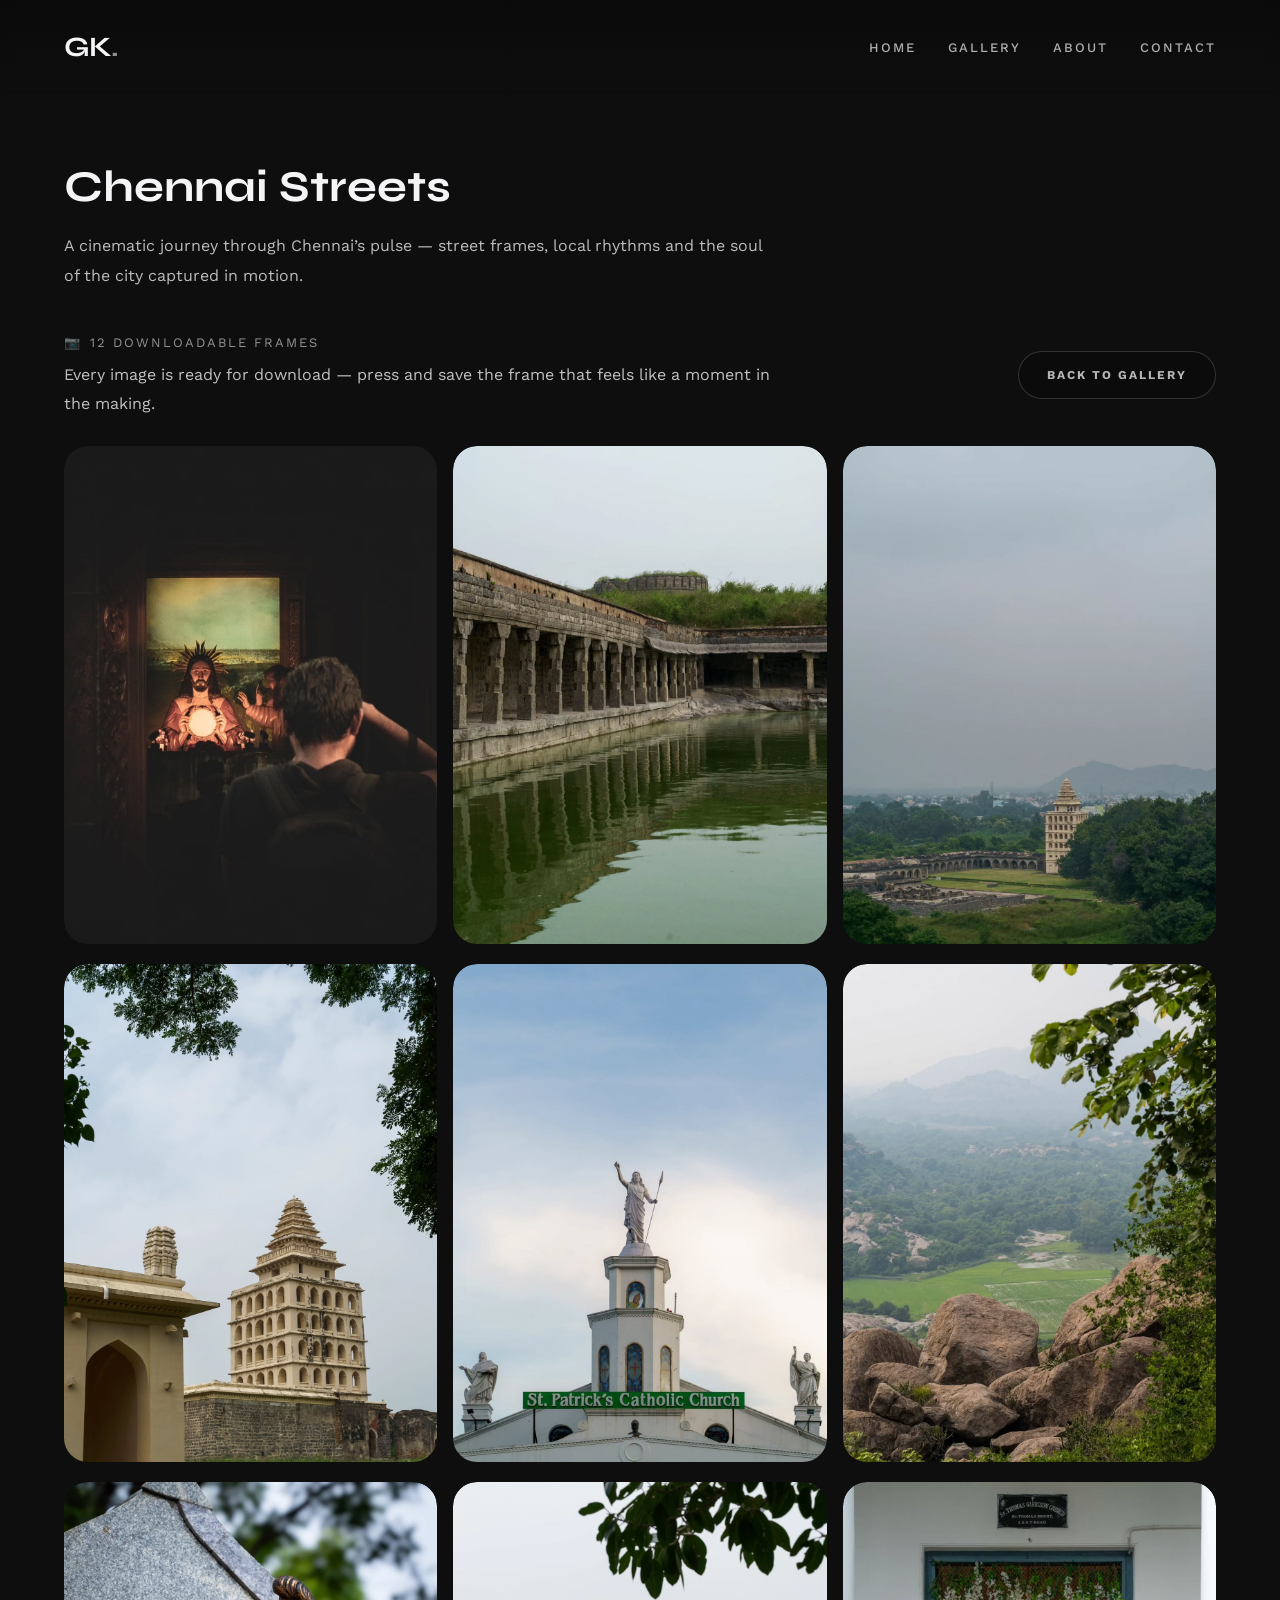
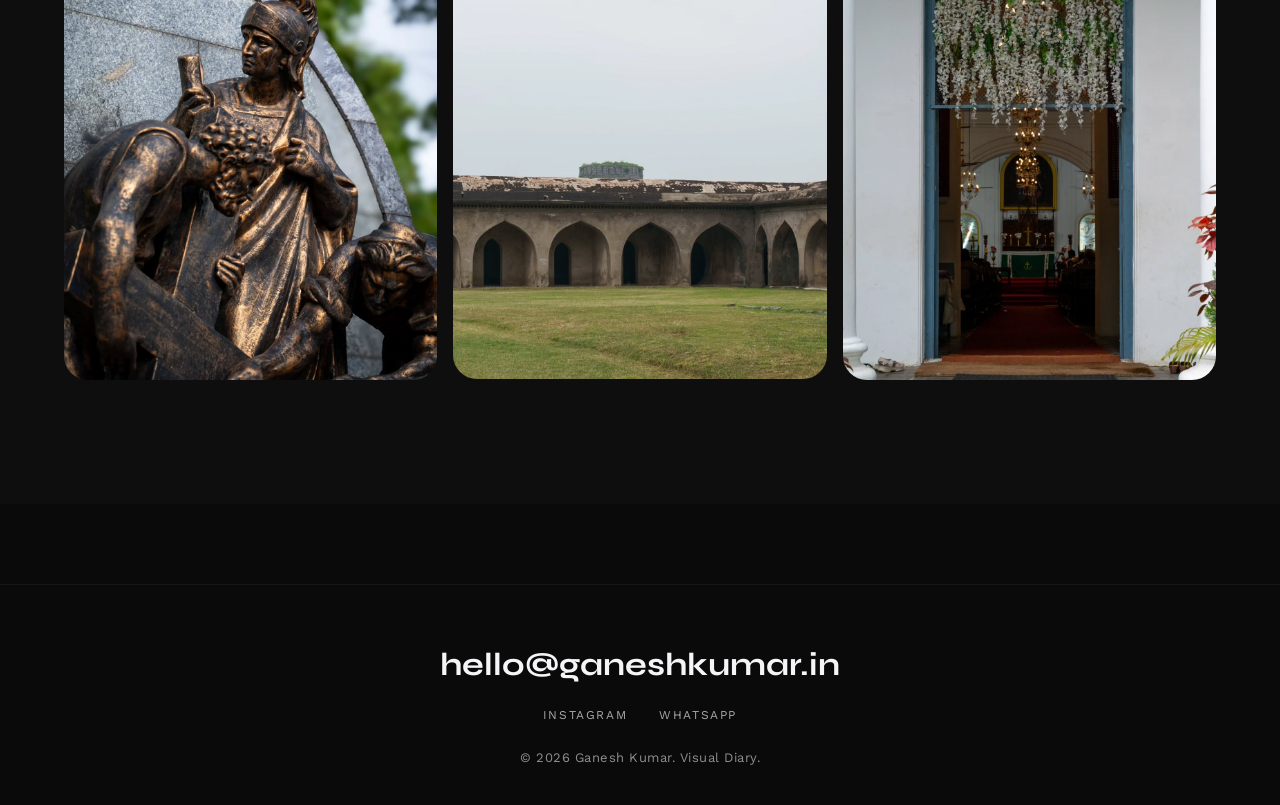
<file: gallery-chennai.html>
<!DOCTYPE html>
<html lang="en">
<head>
    <meta charset="UTF-8">
    <meta name="viewport" content="width=device-width, initial-scale=1.0, maximum-scale=5.0">
    <title>Chennai Streets | Ganesh Kumar</title>
    <link rel="stylesheet" href="style.css">
    <link rel="preconnect" href="https://fonts.googleapis.com">
    <link rel="preconnect" href="https://fonts.gstatic.com" crossorigin>
    <link href="https://fonts.googleapis.com/css2?family=Syne:wght@600;700;800&family=Work+Sans:wght@300;400;500&family=Alex+Brush&display=swap" rel="stylesheet">
</head>
<body>
    <header class="main-header">
        <div class="logo-block">
            <a href="index.html" class="brand-logo">GK<span class="dot">.</span></a>
        </div>
        <nav class="nav-menu desktop-nav">
            <a href="index.html" class="nav-item">Home</a>
            <a href="gallery.html" class="nav-item">Gallery</a>
            <a href="index.html#about" class="nav-item">About</a>
            <a href="index.html#contact" class="nav-item">Contact</a>
        </nav>
        <button class="camera-dial-toggle" id="menuToggle" aria-label="Toggle Navigation Menu" aria-expanded="false">
            <div class="dial-ridges"></div>
            <div class="dial-face">
                <span class="dial-indicator"></span>
                <div class="dial-modes-icons">
                    <span class="mode-lbl mode-m">M</span>
                    <span class="mode-lbl mode-auto">AUTO</span>
                    <span class="mode-lbl mode-scen">▶</span>
                </div>
            </div>
        </button>
        </button>
    </header>

    <div class="mobile-nav-overlay" id="mobileNav">
        <button class="mobile-close" id="mobileClose" aria-label="Close menu">✕</button>
        <nav class="mobile-menu-links">
            <a href="index.html" class="mobile-nav-item">Home</a>
            <a href="gallery.html" class="mobile-nav-item">Gallery</a>
            <a href="index.html#about" class="mobile-nav-item">About</a>
            <a href="index.html#contact" class="mobile-nav-item">Contact</a>
        </nav>
    </div>

    <main class="work-section" style="padding-top: 160px;">
        <h1 class="section-title">Chennai Streets</h1>
        <p class="gallery-intro">A cinematic journey through Chennai’s pulse — street frames, local rhythms and the soul of the city captured in motion.</p>

        <div class="place-info-block" style="margin-bottom: 28px; display: flex; flex-wrap: wrap; gap: 18px; align-items: center; justify-content: space-between;">
            <div>
                <span class="place-count" style="font-size: 13px; letter-spacing: 2px; text-transform: uppercase; color: rgba(255,255,255,0.55);">12 downloadable frames</span>
                <p style="max-width: 720px; color: rgba(255,255,255,0.74); line-height: 1.8; margin-top: 10px;">Every image is ready for download — press and save the frame that feels like a moment in the making.</p>
            </div>
            <a href="gallery.html" class="view-more-btn">Back to Gallery</a>
        </div>

        <div class="place-photo-grid">
            <a href="img1.jpg" download>
                <img src="img1.jpg" alt="Chennai street frame 1">
            </a>
            <a href="img2.jpg" download>
                <img src="img2.jpg" alt="Chennai street frame 2">
            </a>
            <a href="img3.jpg" download>
                <img src="img3.jpg" alt="Chennai street frame 3">
            </a>
            <a href="img4.jpg" download>
                <img src="img4.jpg" alt="Chennai street frame 4">
            </a>
            <a href="img5.jpg" download>
                <img src="img5.jpg" alt="Chennai street frame 5">
            </a>
            <a href="img6.jpg" download>
                <img src="img6.jpg" alt="Chennai street frame 6">
            </a>
            <a href="img7.jpg" download>
                <img src="img7.jpg" alt="Chennai street frame 7">
            </a>
            <a href="img8.jpg" download>
                <img src="img8.jpg" alt="Chennai street frame 8">
            </a>
            <a href="img9.jpg" download>
                <img src="img9.jpg" alt="Chennai street frame 9">
            </a>
        </div>
    </main>

    <footer class="site-footer" style="margin-top: 80px;">
        <a href="mailto:hello@ganeshkumar.in" class="footer-email">hello@ganeshkumar.in</a>
        <div class="footer-social-links">
            <a href="https://www.instagram.com/ganesh_manohar" target="_blank" class="footer-social-item">Instagram</a>
            <a href="https://wa.me/919677225041" target="_blank" class="footer-social-item">WhatsApp</a>
        </div>
        <p class="copyright-text">&copy; 2026 Ganesh Kumar. Visual Diary.</p>
    </footer>

    <button id="scrollToTopBtn" class="focus-ring-btn" aria-label="Scroll to top">
        <div class="dslr-body-frame">
            <div class="dslr-viewfinder-bump"></div>
        </div>
        <div class="lens-barrel">
            <svg class="progress-ring" width="56" height="56">
                <circle class="progress-ring__circle-bg" cx="28" cy="28" r="24" stroke-width="2" fill="transparent"/>
                <circle id="scrollProgressCircle" class="progress-ring__circle" cx="28" cy="28" r="24" stroke-width="2" fill="transparent"/>
            </svg>
            <div class="lens-shutter-dot">
                <svg viewBox="0 0 24 24" width="14" height="14" fill="none" stroke="currentColor" stroke-width="2.5">
                    <polyline points="18 15 12 9 6 15"></polyline>
                </svg>
            </div>
        </div>
    </button>

    <script src="script.js"></script>
</body>
</html>
</file>
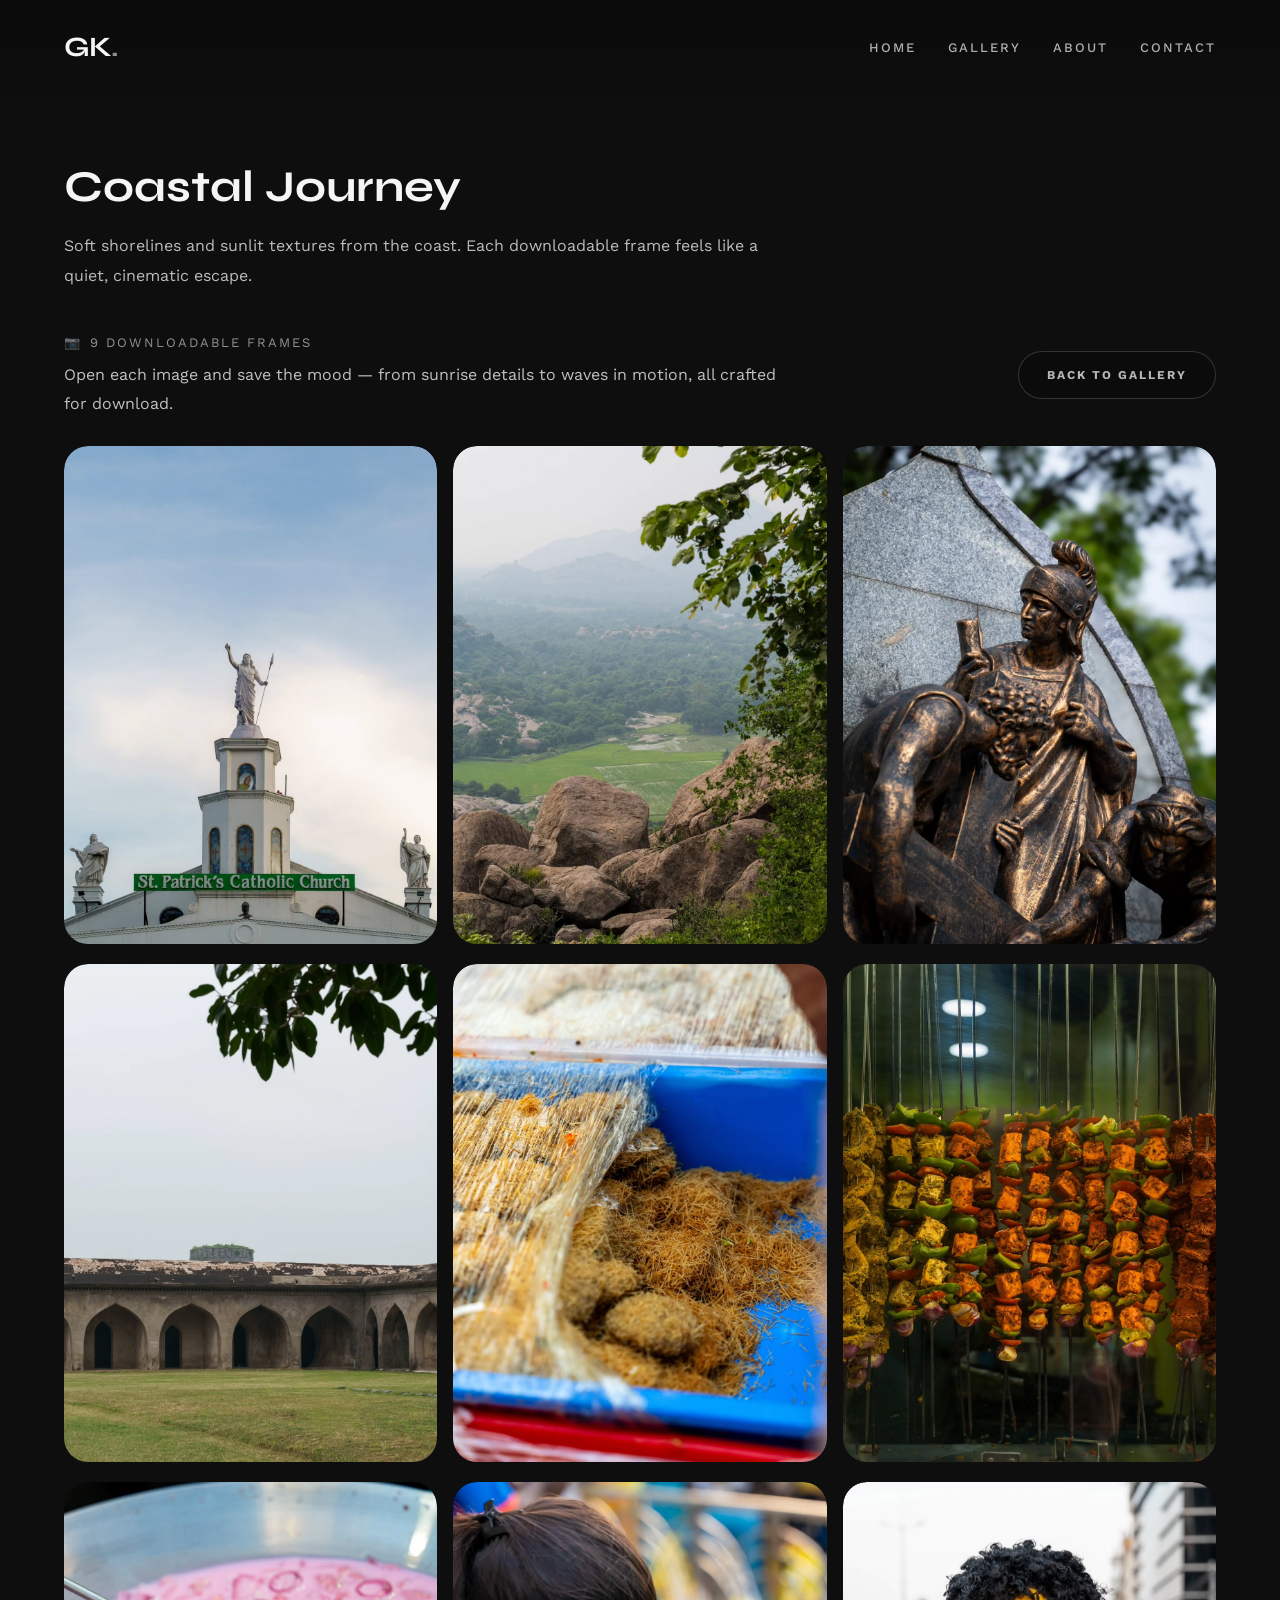
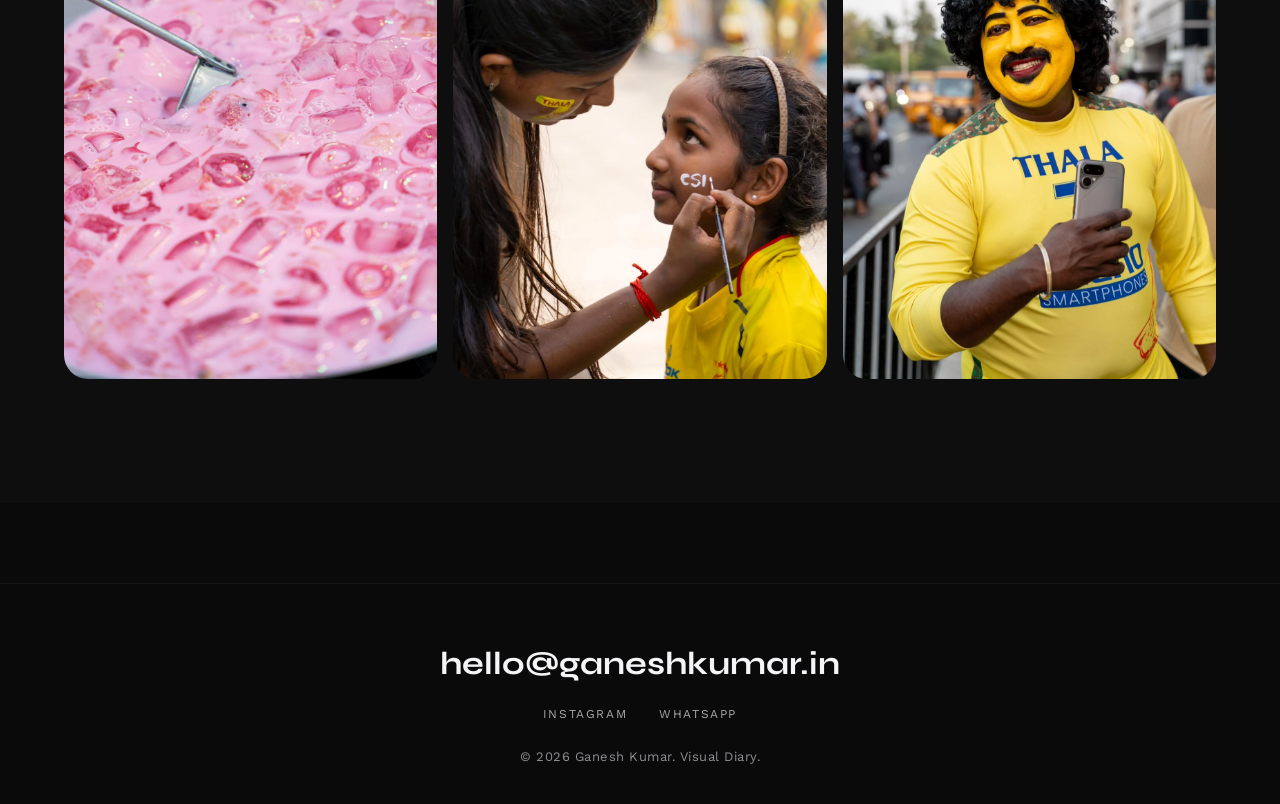
<file: gallery-coastal.html>
<!DOCTYPE html>
<html lang="en">
<head>
    <meta charset="UTF-8">
    <meta name="viewport" content="width=device-width, initial-scale=1.0, maximum-scale=5.0">
    <title>Coastal Journey | Ganesh Kumar</title>
    <link rel="stylesheet" href="style.css">
    <link rel="preconnect" href="https://fonts.googleapis.com">
    <link rel="preconnect" href="https://fonts.gstatic.com" crossorigin>
    <link href="https://fonts.googleapis.com/css2?family=Syne:wght@600;700;800&family=Work+Sans:wght@300;400;500&family=Alex+Brush&display=swap" rel="stylesheet">
</head>
<body>
    <header class="main-header">
        <div class="logo-block">
            <a href="index.html" class="brand-logo">GK<span class="dot">.</span></a>
        </div>
        <nav class="nav-menu desktop-nav">
            <a href="index.html" class="nav-item">Home</a>
            <a href="gallery.html" class="nav-item">Gallery</a>
            <a href="index.html#about" class="nav-item">About</a>
            <a href="index.html#contact" class="nav-item">Contact</a>
        </nav>
        <button class="camera-dial-toggle" id="menuToggle" aria-label="Toggle Navigation Menu" aria-expanded="false">
            <div class="dial-ridges"></div>
            <div class="dial-face">
                <span class="dial-indicator"></span>
                <div class="dial-modes-icons">
                    <span class="mode-lbl mode-m">M</span>
                    <span class="mode-lbl mode-auto">AUTO</span>
                    <span class="mode-lbl mode-scen">▶</span>
                </div>
            </div>
        </button>
        </button>
    </header>

    <div class="mobile-nav-overlay" id="mobileNav">
        <button class="mobile-close" id="mobileClose" aria-label="Close menu">✕</button>
        <nav class="mobile-menu-links">
            <a href="index.html" class="mobile-nav-item">Home</a>
            <a href="gallery.html" class="mobile-nav-item">Gallery</a>
            <a href="index.html#about" class="mobile-nav-item">About</a>
            <a href="index.html#contact" class="mobile-nav-item">Contact</a>
        </nav>
    </div>

    <main class="work-section" style="padding-top: 160px;">
        <h1 class="section-title">Coastal Journey</h1>
        <p class="gallery-intro">Soft shorelines and sunlit textures from the coast. Each downloadable frame feels like a quiet, cinematic escape.</p>

        <div class="place-info-block" style="margin-bottom: 28px; display: flex; flex-wrap: wrap; gap: 18px; align-items: center; justify-content: space-between;">
            <div>
                <span class="place-count" style="font-size: 13px; letter-spacing: 2px; text-transform: uppercase; color: rgba(255,255,255,0.55);">9 downloadable frames</span>
                <p style="max-width: 720px; color: rgba(255,255,255,0.74); line-height: 1.8; margin-top: 10px;">Open each image and save the mood — from sunrise details to waves in motion, all crafted for download.</p>
            </div>
            <a href="gallery.html" class="view-more-btn">Back to Gallery</a>
        </div>

        <div class="place-photo-grid">
            <a href="img5.jpg" download>
                <img src="img5.jpg" alt="Coastal frame 1">
            </a>
            <a href="img6.jpg" download>
                <img src="img6.jpg" alt="Coastal frame 2">
            </a>
            <a href="img7.jpg" download>
                <img src="img7.jpg" alt="Coastal frame 3">
            </a>
            <a href="img8.jpg" download>
                <img src="img8.jpg" alt="Coastal frame 4">
            </a>
            <a href="img10.jpg" download>
                <img src="img10.jpg" alt="Coastal frame 5">
            </a>
            <a href="img11.jpg" download>
                <img src="img11.jpg" alt="Coastal frame 6">
            </a>
            <a href="img12.jpg" download>
                <img src="img12.jpg" alt="Coastal frame 7">
            </a>
            <a href="img14.jpg" download>
                <img src="img14.jpg" alt="Coastal frame 8">
            </a>
            <a href="img15.jpg" download>
                <img src="img15.jpg" alt="Coastal frame 9">
            </a>
        </div>
    </main>

    <footer class="site-footer" style="margin-top: 80px;">
        <a href="mailto:hello@ganeshkumar.in" class="footer-email">hello@ganeshkumar.in</a>
        <div class="footer-social-links">
            <a href="https://www.instagram.com/ganesh_manohar" target="_blank" class="footer-social-item">Instagram</a>
            <a href="https://wa.me/919677225041" target="_blank" class="footer-social-item">WhatsApp</a>
        </div>
        <p class="copyright-text">&copy; 2026 Ganesh Kumar. Visual Diary.</p>
    </footer>

    <button id="scrollToTopBtn" class="focus-ring-btn" aria-label="Scroll to top">
        <div class="dslr-body-frame">
            <div class="dslr-viewfinder-bump"></div>
        </div>
        <div class="lens-barrel">
            <svg class="progress-ring" width="56" height="56">
                <circle class="progress-ring__circle-bg" cx="28" cy="28" r="24" stroke-width="2" fill="transparent"/>
                <circle id="scrollProgressCircle" class="progress-ring__circle" cx="28" cy="28" r="24" stroke-width="2" fill="transparent"/>
            </svg>
            <div class="lens-shutter-dot">
                <svg viewBox="0 0 24 24" width="14" height="14" fill="none" stroke="currentColor" stroke-width="2.5">
                    <polyline points="18 15 12 9 6 15"></polyline>
                </svg>
            </div>
        </div>
    </button>

    <script src="script.js"></script>
</body>
</html>
</file>
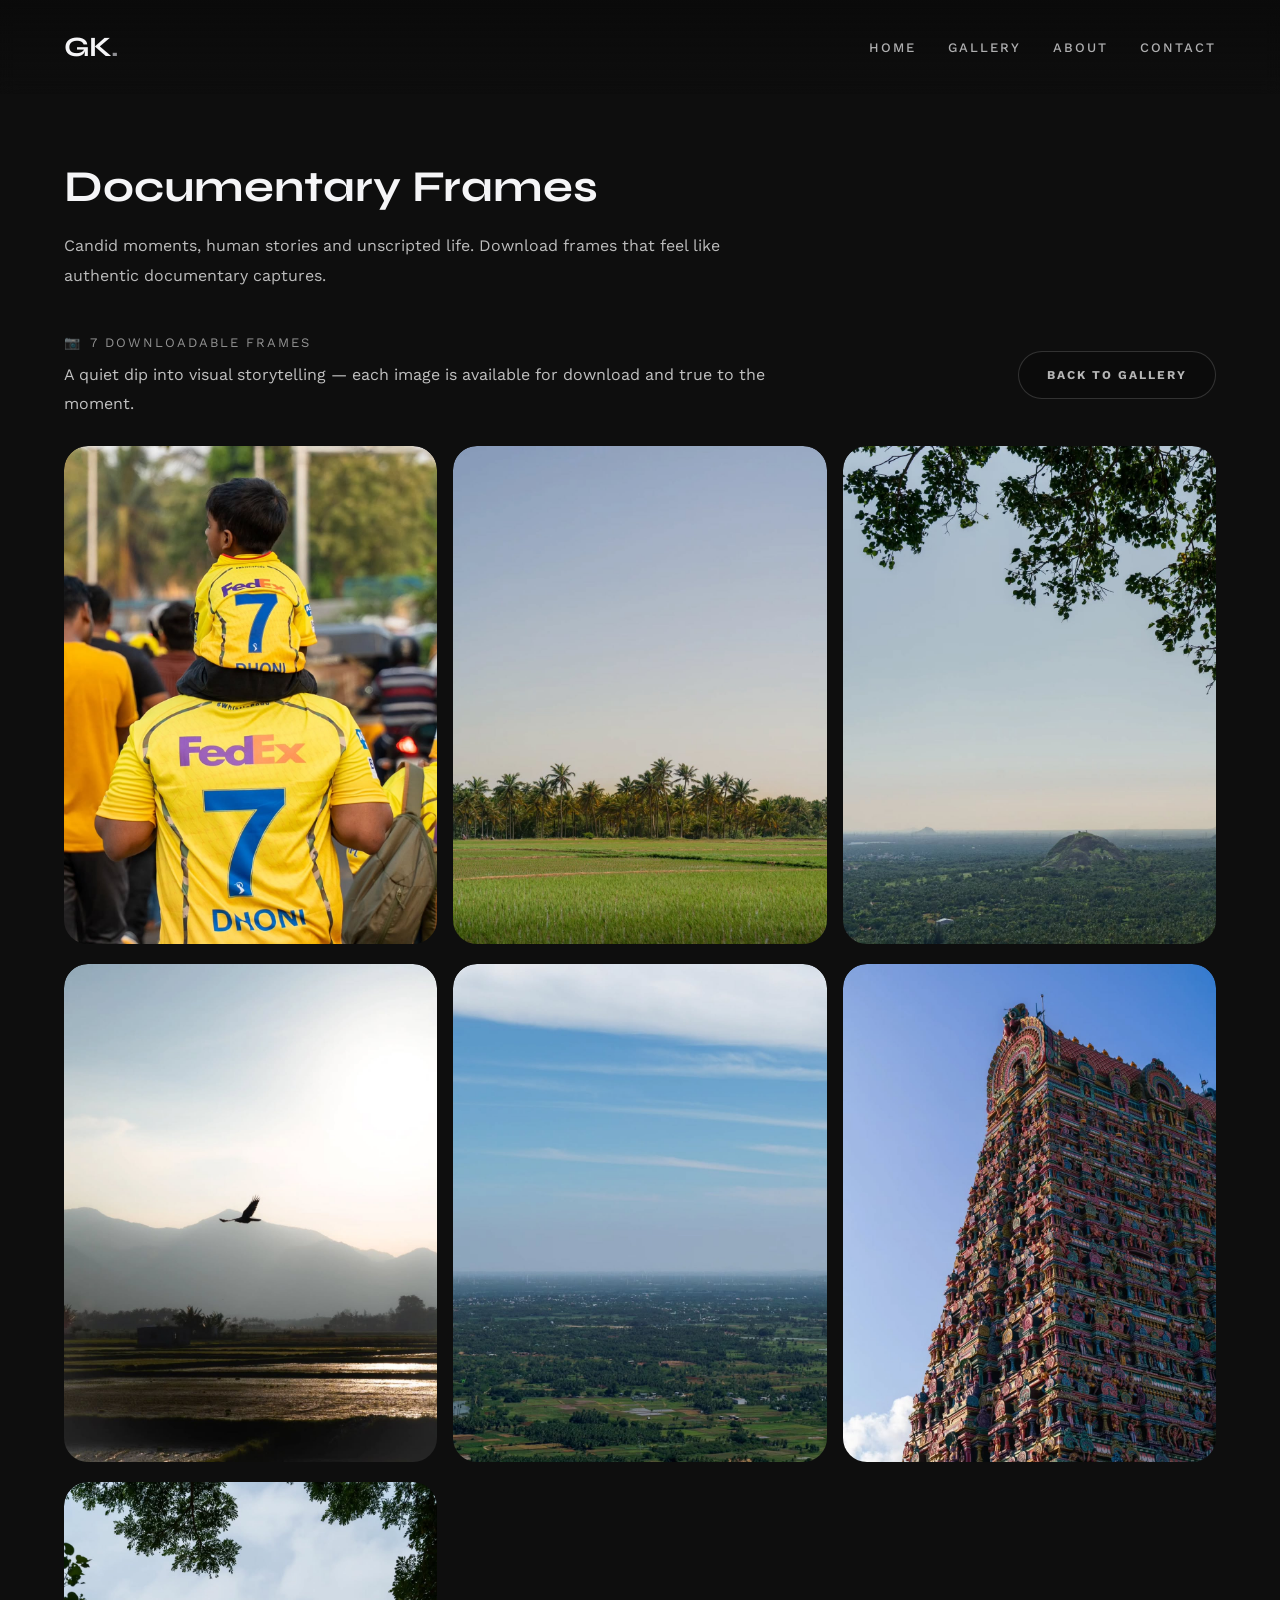
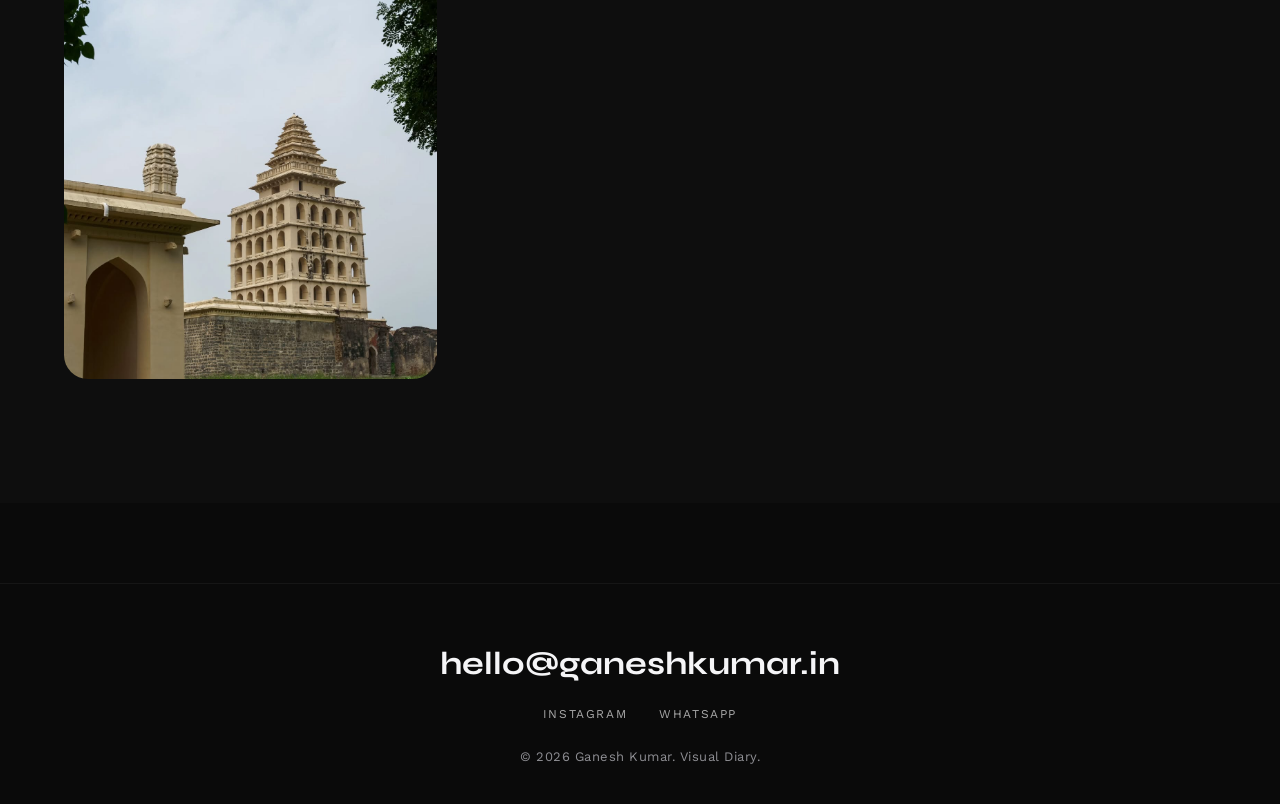
<file: gallery-documentary.html>
<!DOCTYPE html>
<html lang="en">
<head>
    <meta charset="UTF-8">
    <meta name="viewport" content="width=device-width, initial-scale=1.0, maximum-scale=5.0">
    <title>Documentary Frames | Ganesh Kumar</title>
    <link rel="stylesheet" href="style.css">
    <link rel="preconnect" href="https://fonts.googleapis.com">
    <link rel="preconnect" href="https://fonts.gstatic.com" crossorigin>
    <link href="https://fonts.googleapis.com/css2?family=Syne:wght@600;700;800&family=Work+Sans:wght@300;400;500&family=Alex+Brush&display=swap" rel="stylesheet">
</head>
<body>
    <header class="main-header">
        <div class="logo-block">
            <a href="index.html" class="brand-logo">GK<span class="dot">.</span></a>
        </div>
        <nav class="nav-menu desktop-nav">
            <a href="index.html" class="nav-item">Home</a>
            <a href="gallery.html" class="nav-item">Gallery</a>
            <a href="index.html#about" class="nav-item">About</a>
            <a href="index.html#contact" class="nav-item">Contact</a>
        </nav>
        <button class="camera-dial-toggle" id="menuToggle" aria-label="Toggle Navigation Menu" aria-expanded="false">
            <div class="dial-ridges"></div>
            <div class="dial-face">
                <span class="dial-indicator"></span>
                <div class="dial-modes-icons">
                    <span class="mode-lbl mode-m">M</span>
                    <span class="mode-lbl mode-auto">AUTO</span>
                    <span class="mode-lbl mode-scen">▶</span>
                </div>
            </div>
        </button>
        </button>
    </header>

    <div class="mobile-nav-overlay" id="mobileNav">
        <button class="mobile-close" id="mobileClose" aria-label="Close menu">✕</button>
        <nav class="mobile-menu-links">
            <a href="index.html" class="mobile-nav-item">Home</a>
            <a href="gallery.html" class="mobile-nav-item">Gallery</a>
            <a href="index.html#about" class="mobile-nav-item">About</a>
            <a href="index.html#contact" class="mobile-nav-item">Contact</a>
        </nav>
    </div>

    <main class="work-section" style="padding-top: 160px;">
        <h1 class="section-title">Documentary Frames</h1>
        <p class="gallery-intro">Candid moments, human stories and unscripted life. Download frames that feel like authentic documentary captures.</p>

        <div class="place-info-block" style="margin-bottom: 28px; display: flex; flex-wrap: wrap; gap: 18px; align-items: center; justify-content: space-between;">
            <div>
                <span class="place-count" style="font-size: 13px; letter-spacing: 2px; text-transform: uppercase; color: rgba(255,255,255,0.55);">7 downloadable frames</span>
                <p style="max-width: 720px; color: rgba(255,255,255,0.74); line-height: 1.8; margin-top: 10px;">A quiet dip into visual storytelling — each image is available for download and true to the moment.</p>
            </div>
            <a href="gallery.html" class="view-more-btn">Back to Gallery</a>
        </div>

        <div class="place-photo-grid">
            <a href="img17.jpg" download>
                <img src="img17.jpg" alt="Documentary frame 1">
            </a>
            <a href="img18.jpg" download>
                <img src="img18.jpg" alt="Documentary frame 2">
            </a>
            <a href="img19.jpg" download>
                <img src="img19.jpg" alt="Documentary frame 3">
            </a>
            <a href="img20.jpg" download>
                <img src="img20.jpg" alt="Documentary frame 4">
            </a>
            <a href="img21.jpg" download>
                <img src="img21.jpg" alt="Documentary frame 5">
            </a>
            <a href="img22.jpg" download>
                <img src="img22.jpg" alt="Documentary frame 6">
            </a>
            <a href="img4.jpg" download>
                <img src="img4.jpg" alt="Documentary frame 7">
            </a>
        </div>
    </main>

    <footer class="site-footer" style="margin-top: 80px;">
        <a href="mailto:hello@ganeshkumar.in" class="footer-email">hello@ganeshkumar.in</a>
        <div class="footer-social-links">
            <a href="https://www.instagram.com/ganesh_manohar" target="_blank" class="footer-social-item">Instagram</a>
            <a href="https://wa.me/919677225041" target="_blank" class="footer-social-item">WhatsApp</a>
        </div>
        <p class="copyright-text">&copy; 2026 Ganesh Kumar. Visual Diary.</p>
    </footer>

    <button id="scrollToTopBtn" class="focus-ring-btn" aria-label="Scroll to top">
        <div class="dslr-body-frame">
            <div class="dslr-viewfinder-bump"></div>
        </div>
        <div class="lens-barrel">
            <svg class="progress-ring" width="56" height="56">
                <circle class="progress-ring__circle-bg" cx="28" cy="28" r="24" stroke-width="2" fill="transparent"/>
                <circle id="scrollProgressCircle" class="progress-ring__circle" cx="28" cy="28" r="24" stroke-width="2" fill="transparent"/>
            </svg>
            <div class="lens-shutter-dot">
                <svg viewBox="0 0 24 24" width="14" height="14" fill="none" stroke="currentColor" stroke-width="2.5">
                    <polyline points="18 15 12 9 6 15"></polyline>
                </svg>
            </div>
        </div>
    </button>

    <script src="script.js"></script>
</body>
</html>
</file>
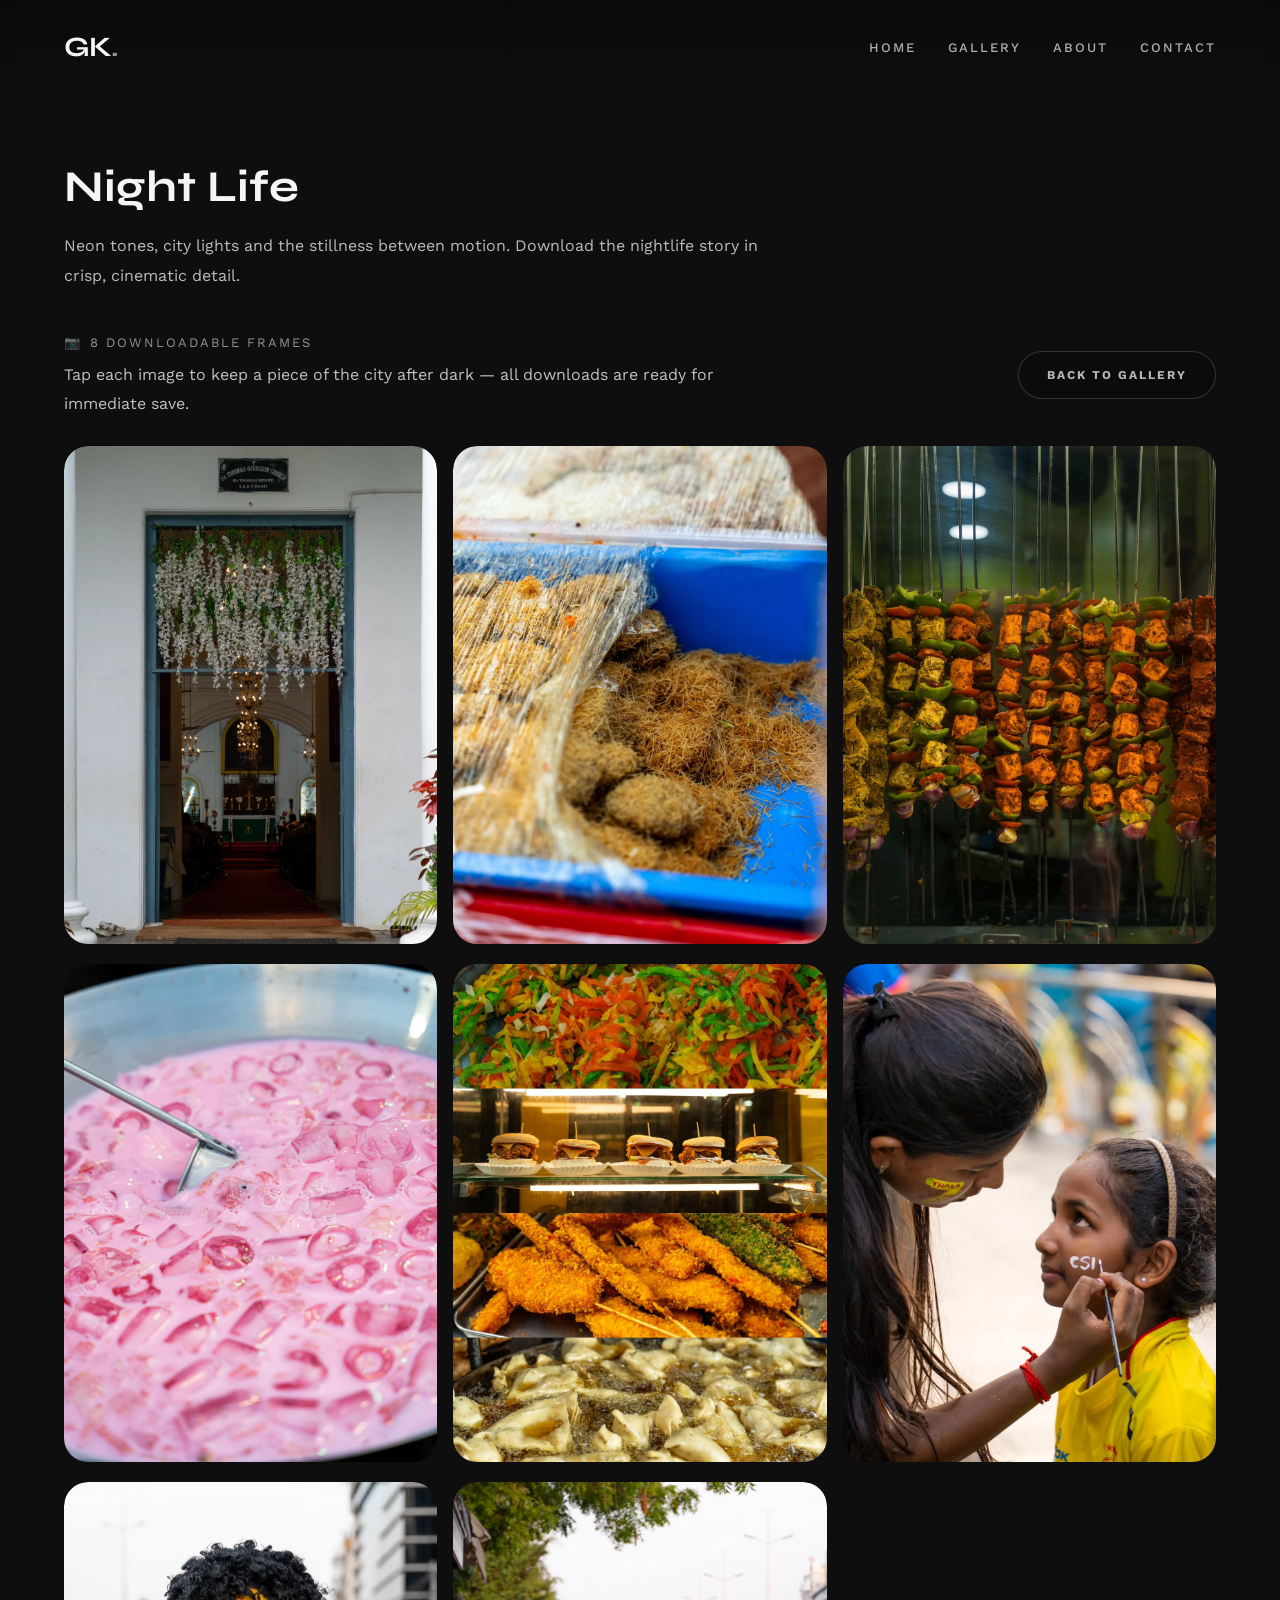
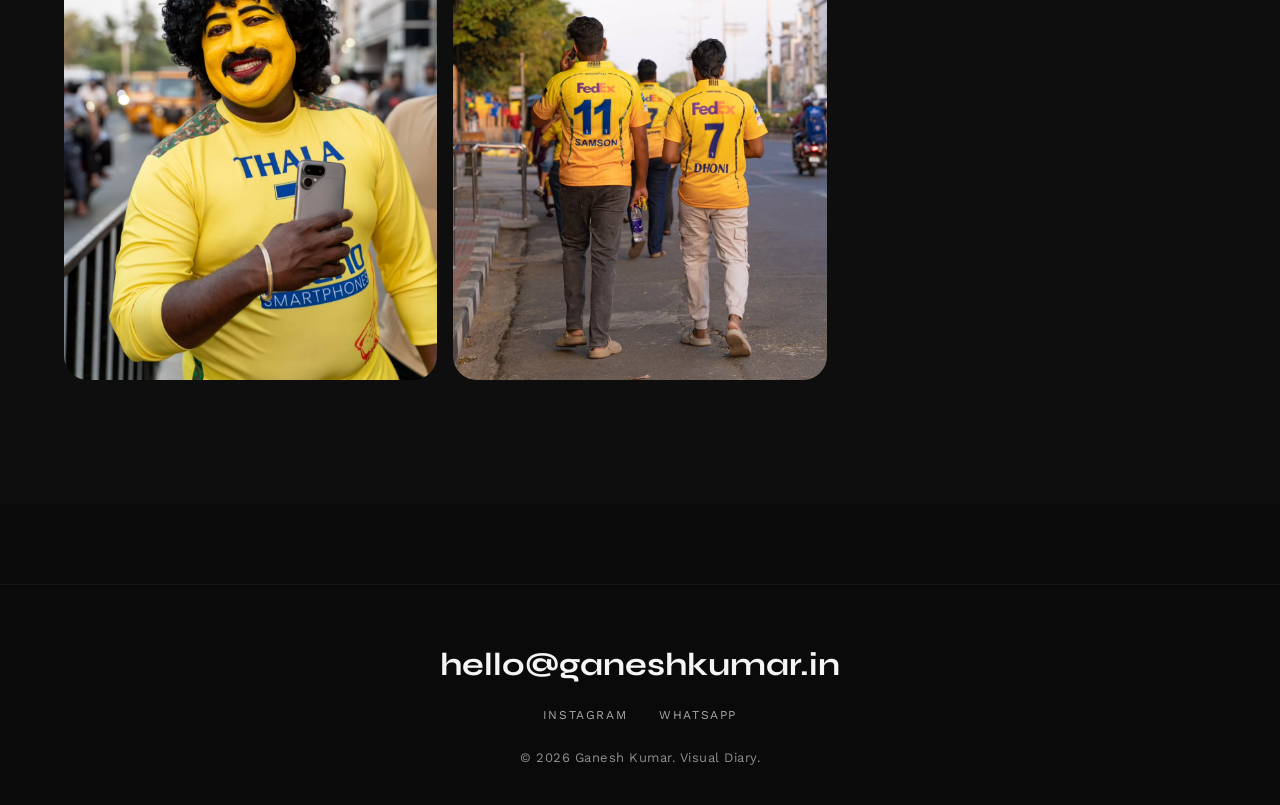
<file: gallery-nightlife.html>
<!DOCTYPE html>
<html lang="en">
<head>
    <meta charset="UTF-8">
    <meta name="viewport" content="width=device-width, initial-scale=1.0, maximum-scale=5.0">
    <title>Night Life | Ganesh Kumar</title>
    <link rel="stylesheet" href="style.css">
    <link rel="preconnect" href="https://fonts.googleapis.com">
    <link rel="preconnect" href="https://fonts.gstatic.com" crossorigin>
    <link href="https://fonts.googleapis.com/css2?family=Syne:wght@600;700;800&family=Work+Sans:wght@300;400;500&family=Alex+Brush&display=swap" rel="stylesheet">
</head>
<body>
    <header class="main-header">
        <div class="logo-block">
            <a href="index.html" class="brand-logo">GK<span class="dot">.</span></a>
        </div>
        <nav class="nav-menu desktop-nav">
            <a href="index.html" class="nav-item">Home</a>
            <a href="gallery.html" class="nav-item">Gallery</a>
            <a href="index.html#about" class="nav-item">About</a>
            <a href="index.html#contact" class="nav-item">Contact</a>
        </nav>
        <button class="camera-dial-toggle" id="menuToggle" aria-label="Toggle Navigation Menu" aria-expanded="false">
            <div class="dial-ridges"></div>
            <div class="dial-face">
                <span class="dial-indicator"></span>
                <div class="dial-modes-icons">
                    <span class="mode-lbl mode-m">M</span>
                    <span class="mode-lbl mode-auto">AUTO</span>
                    <span class="mode-lbl mode-scen">▶</span>
                </div>
            </div>
        </button>
        </button>
    </header>

    <div class="mobile-nav-overlay" id="mobileNav">
        <button class="mobile-close" id="mobileClose" aria-label="Close menu">✕</button>
        <nav class="mobile-menu-links">
            <a href="index.html" class="mobile-nav-item">Home</a>
            <a href="gallery.html" class="mobile-nav-item">Gallery</a>
            <a href="index.html#about" class="mobile-nav-item">About</a>
            <a href="index.html#contact" class="mobile-nav-item">Contact</a>
        </nav>
    </div>

    <main class="work-section" style="padding-top: 160px;">
        <h1 class="section-title">Night Life</h1>
        <p class="gallery-intro">Neon tones, city lights and the stillness between motion. Download the nightlife story in crisp, cinematic detail.</p>

        <div class="place-info-block" style="margin-bottom: 28px; display: flex; flex-wrap: wrap; gap: 18px; align-items: center; justify-content: space-between;">
            <div>
                <span class="place-count" style="font-size: 13px; letter-spacing: 2px; text-transform: uppercase; color: rgba(255,255,255,0.55);">8 downloadable frames</span>
                <p style="max-width: 720px; color: rgba(255,255,255,0.74); line-height: 1.8; margin-top: 10px;">Tap each image to keep a piece of the city after dark — all downloads are ready for immediate save.</p>
            </div>
            <a href="gallery.html" class="view-more-btn">Back to Gallery</a>
        </div>

        <div class="place-photo-grid">
            <a href="img9.jpg" download>
                <img src="img9.jpg" alt="Night life frame 1">
            </a>
            <a href="img10.jpg" download>
                <img src="img10.jpg" alt="Night life frame 2">
            </a>
            <a href="img11.jpg" download>
                <img src="img11.jpg" alt="Night life frame 3">
            </a>
            <a href="img12.jpg" download>
                <img src="img12.jpg" alt="Night life frame 4">
            </a>
            <a href="img13.jpg" download>
                <img src="img13.jpg" alt="Night life frame 5">
            </a>
            <a href="img14.jpg" download>
                <img src="img14.jpg" alt="Night life frame 6">
            </a>
            <a href="img15.jpg" download>
                <img src="img15.jpg" alt="Night life frame 7">
            </a>
            <a href="img16.jpg" download>
                <img src="img16.jpg" alt="Night life frame 8">
            </a>
        </div>
    </main>

    <footer class="site-footer" style="margin-top: 80px;">
        <a href="mailto:hello@ganeshkumar.in" class="footer-email">hello@ganeshkumar.in</a>
        <div class="footer-social-links">
            <a href="https://www.instagram.com/ganesh_manohar" target="_blank" class="footer-social-item">Instagram</a>
            <a href="https://wa.me/919677225041" target="_blank" class="footer-social-item">WhatsApp</a>
        </div>
        <p class="copyright-text">&copy; 2026 Ganesh Kumar. Visual Diary.</p>
    </footer>

    <button id="scrollToTopBtn" class="focus-ring-btn" aria-label="Scroll to top">
        <div class="dslr-body-frame">
            <div class="dslr-viewfinder-bump"></div>
        </div>
        <div class="lens-barrel">
            <svg class="progress-ring" width="56" height="56">
                <circle class="progress-ring__circle-bg" cx="28" cy="28" r="24" stroke-width="2" fill="transparent"/>
                <circle id="scrollProgressCircle" class="progress-ring__circle" cx="28" cy="28" r="24" stroke-width="2" fill="transparent"/>
            </svg>
            <div class="lens-shutter-dot">
                <svg viewBox="0 0 24 24" width="14" height="14" fill="none" stroke="currentColor" stroke-width="2.5">
                    <polyline points="18 15 12 9 6 15"></polyline>
                </svg>
            </div>
        </div>
    </button>

    <script src="script.js"></script>
</body>
</html>
</file>
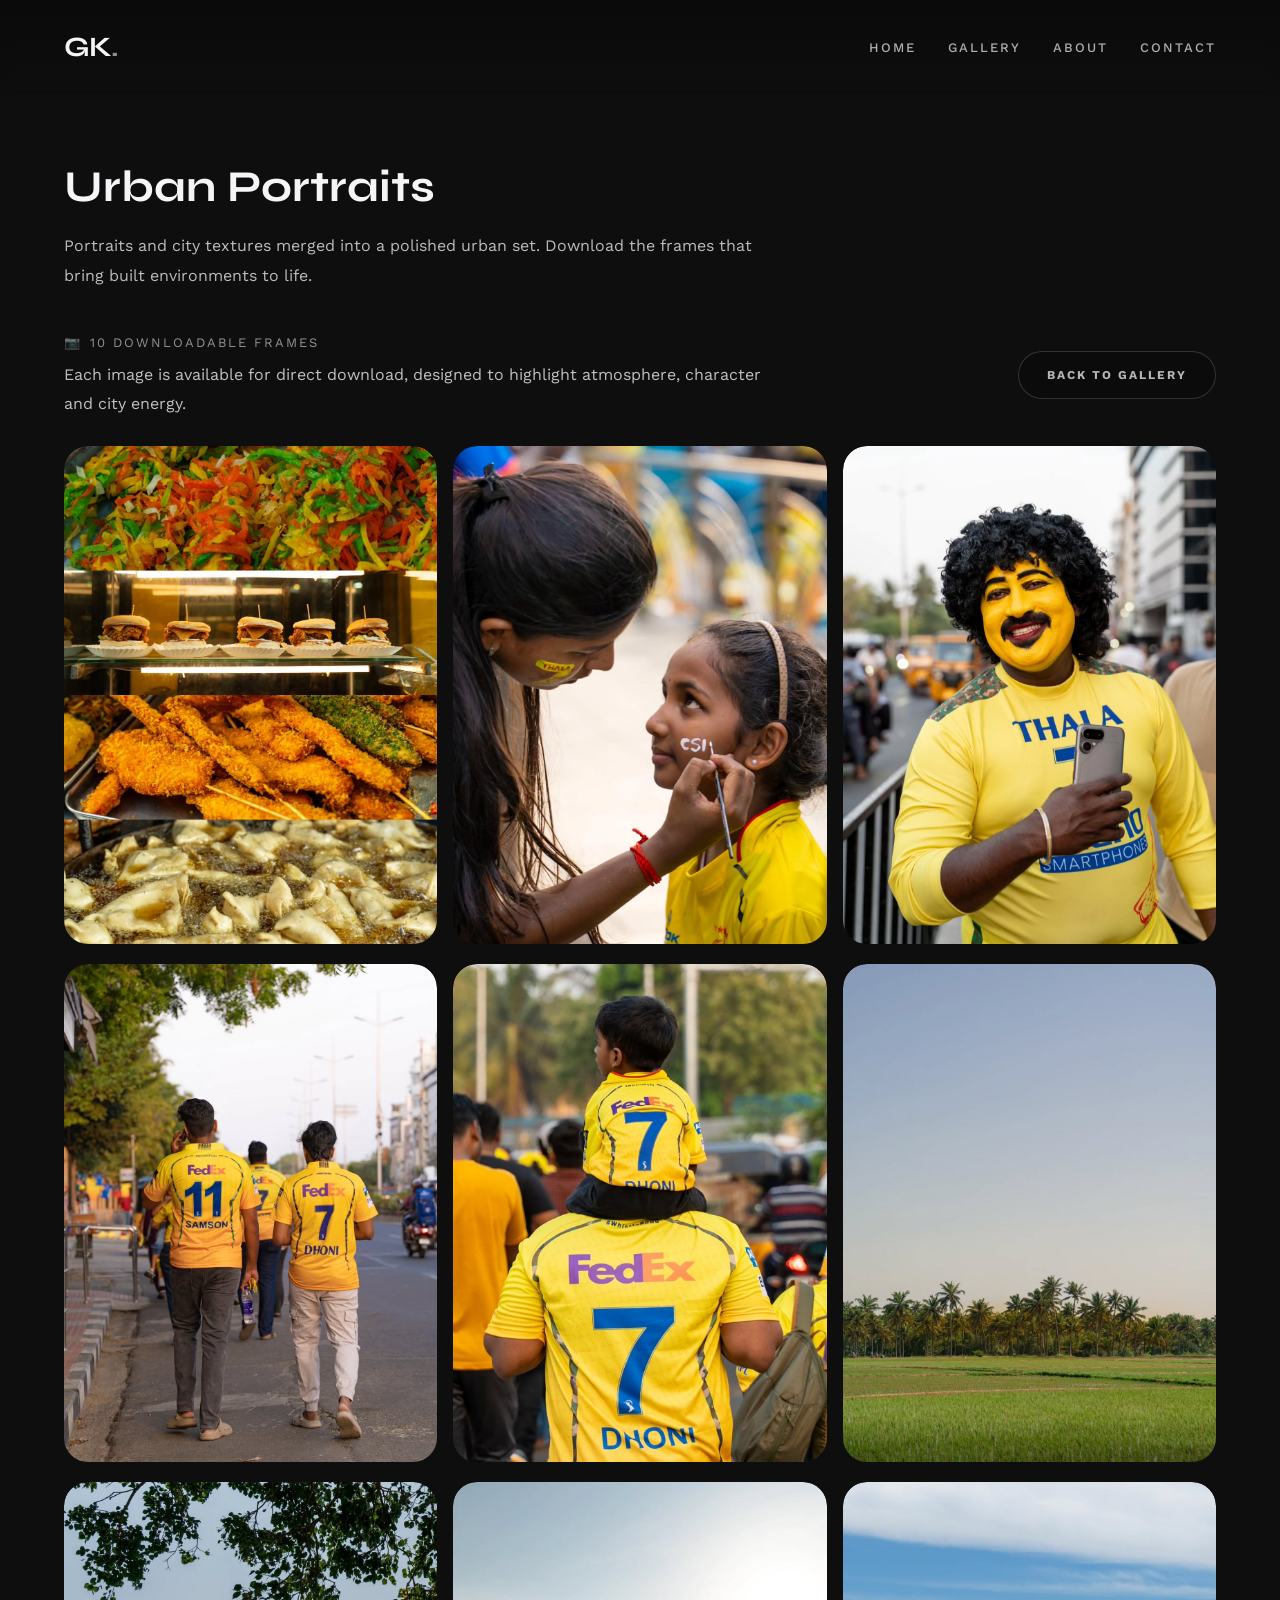
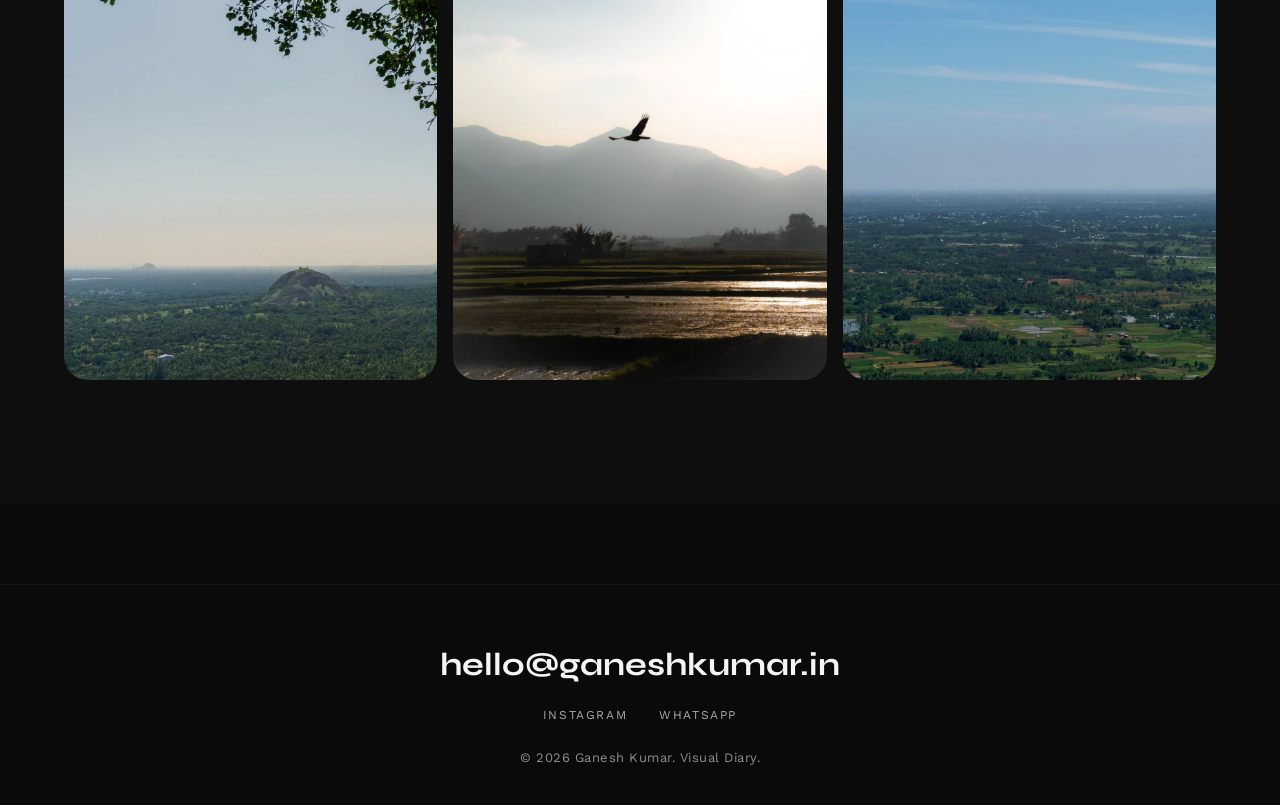
<file: gallery-urban.html>
<!DOCTYPE html>
<html lang="en">
<head>
    <meta charset="UTF-8">
    <meta name="viewport" content="width=device-width, initial-scale=1.0, maximum-scale=5.0">
    <title>Urban Portraits | Ganesh Kumar</title>
    <link rel="stylesheet" href="style.css">
    <link rel="preconnect" href="https://fonts.googleapis.com">
    <link rel="preconnect" href="https://fonts.gstatic.com" crossorigin>
    <link href="https://fonts.googleapis.com/css2?family=Syne:wght@600;700;800&family=Work+Sans:wght@300;400;500&family=Alex+Brush&display=swap" rel="stylesheet">
</head>
<body>
    <header class="main-header">
        <div class="logo-block">
            <a href="index.html" class="brand-logo">GK<span class="dot">.</span></a>
        </div>
        <nav class="nav-menu desktop-nav">
            <a href="index.html" class="nav-item">Home</a>
            <a href="gallery.html" class="nav-item">Gallery</a>
            <a href="index.html#about" class="nav-item">About</a>
            <a href="index.html#contact" class="nav-item">Contact</a>
        </nav>
        <button class="camera-dial-toggle" id="menuToggle" aria-label="Toggle Navigation Menu" aria-expanded="false">
            <div class="dial-ridges"></div>
            <div class="dial-face">
                <span class="dial-indicator"></span>
                <div class="dial-modes-icons">
                    <span class="mode-lbl mode-m">M</span>
                    <span class="mode-lbl mode-auto">AUTO</span>
                    <span class="mode-lbl mode-scen">▶</span>
                </div>
            </div>
        </button>
        </button>
    </header>

    <div class="mobile-nav-overlay" id="mobileNav">
        <button class="mobile-close" id="mobileClose" aria-label="Close menu">✕</button>
        <nav class="mobile-menu-links">
            <a href="index.html" class="mobile-nav-item">Home</a>
            <a href="gallery.html" class="mobile-nav-item">Gallery</a>
            <a href="index.html#about" class="mobile-nav-item">About</a>
            <a href="index.html#contact" class="mobile-nav-item">Contact</a>
        </nav>
    </div>

    <main class="work-section" style="padding-top: 160px;">
        <h1 class="section-title">Urban Portraits</h1>
        <p class="gallery-intro">Portraits and city textures merged into a polished urban set. Download the frames that bring built environments to life.</p>

        <div class="place-info-block" style="margin-bottom: 28px; display: flex; flex-wrap: wrap; gap: 18px; align-items: center; justify-content: space-between;">
            <div>
                <span class="place-count" style="font-size: 13px; letter-spacing: 2px; text-transform: uppercase; color: rgba(255,255,255,0.55);">10 downloadable frames</span>
                <p style="max-width: 720px; color: rgba(255,255,255,0.74); line-height: 1.8; margin-top: 10px;">Each image is available for direct download, designed to highlight atmosphere, character and city energy.</p>
            </div>
            <a href="gallery.html" class="view-more-btn">Back to Gallery</a>
        </div>

        <div class="place-photo-grid">
            <a href="img13.jpg" download>
                <img src="img13.jpg" alt="Urban portrait frame 1">
            </a>
            <a href="img14.jpg" download>
                <img src="img14.jpg" alt="Urban portrait frame 2">
            </a>
            <a href="img15.jpg" download>
                <img src="img15.jpg" alt="Urban portrait frame 3">
            </a>
            <a href="img16.jpg" download>
                <img src="img16.jpg" alt="Urban portrait frame 4">
            </a>
            <a href="img17.jpg" download>
                <img src="img17.jpg" alt="Urban portrait frame 5">
            </a>
            <a href="img18.jpg" download>
                <img src="img18.jpg" alt="Urban portrait frame 6">
            </a>
            <a href="img19.jpg" download>
                <img src="img19.jpg" alt="Urban portrait frame 7">
            </a>
            <a href="img20.jpg" download>
                <img src="img20.jpg" alt="Urban portrait frame 8">
            </a>
            <a href="img21.jpg" download>
                <img src="img21.jpg" alt="Urban portrait frame 9">
            </a>
        </div>
    </main>

    <footer class="site-footer" style="margin-top: 80px;">
        <a href="mailto:hello@ganeshkumar.in" class="footer-email">hello@ganeshkumar.in</a>
        <div class="footer-social-links">
            <a href="https://www.instagram.com/ganesh_manohar" target="_blank" class="footer-social-item">Instagram</a>
            <a href="https://wa.me/919677225041" target="_blank" class="footer-social-item">WhatsApp</a>
        </div>
        <p class="copyright-text">&copy; 2026 Ganesh Kumar. Visual Diary.</p>
    </footer>

    <button id="scrollToTopBtn" class="focus-ring-btn" aria-label="Scroll to top">
        <div class="dslr-body-frame">
            <div class="dslr-viewfinder-bump"></div>
        </div>
        <div class="lens-barrel">
            <svg class="progress-ring" width="56" height="56">
                <circle class="progress-ring__circle-bg" cx="28" cy="28" r="24" stroke-width="2" fill="transparent"/>
                <circle id="scrollProgressCircle" class="progress-ring__circle" cx="28" cy="28" r="24" stroke-width="2" fill="transparent"/>
            </svg>
            <div class="lens-shutter-dot">
                <svg viewBox="0 0 24 24" width="14" height="14" fill="none" stroke="currentColor" stroke-width="2.5">
                    <polyline points="18 15 12 9 6 15"></polyline>
                </svg>
            </div>
        </div>
    </button>

    <script src="script.js"></script>
</body>
</html>
</file>
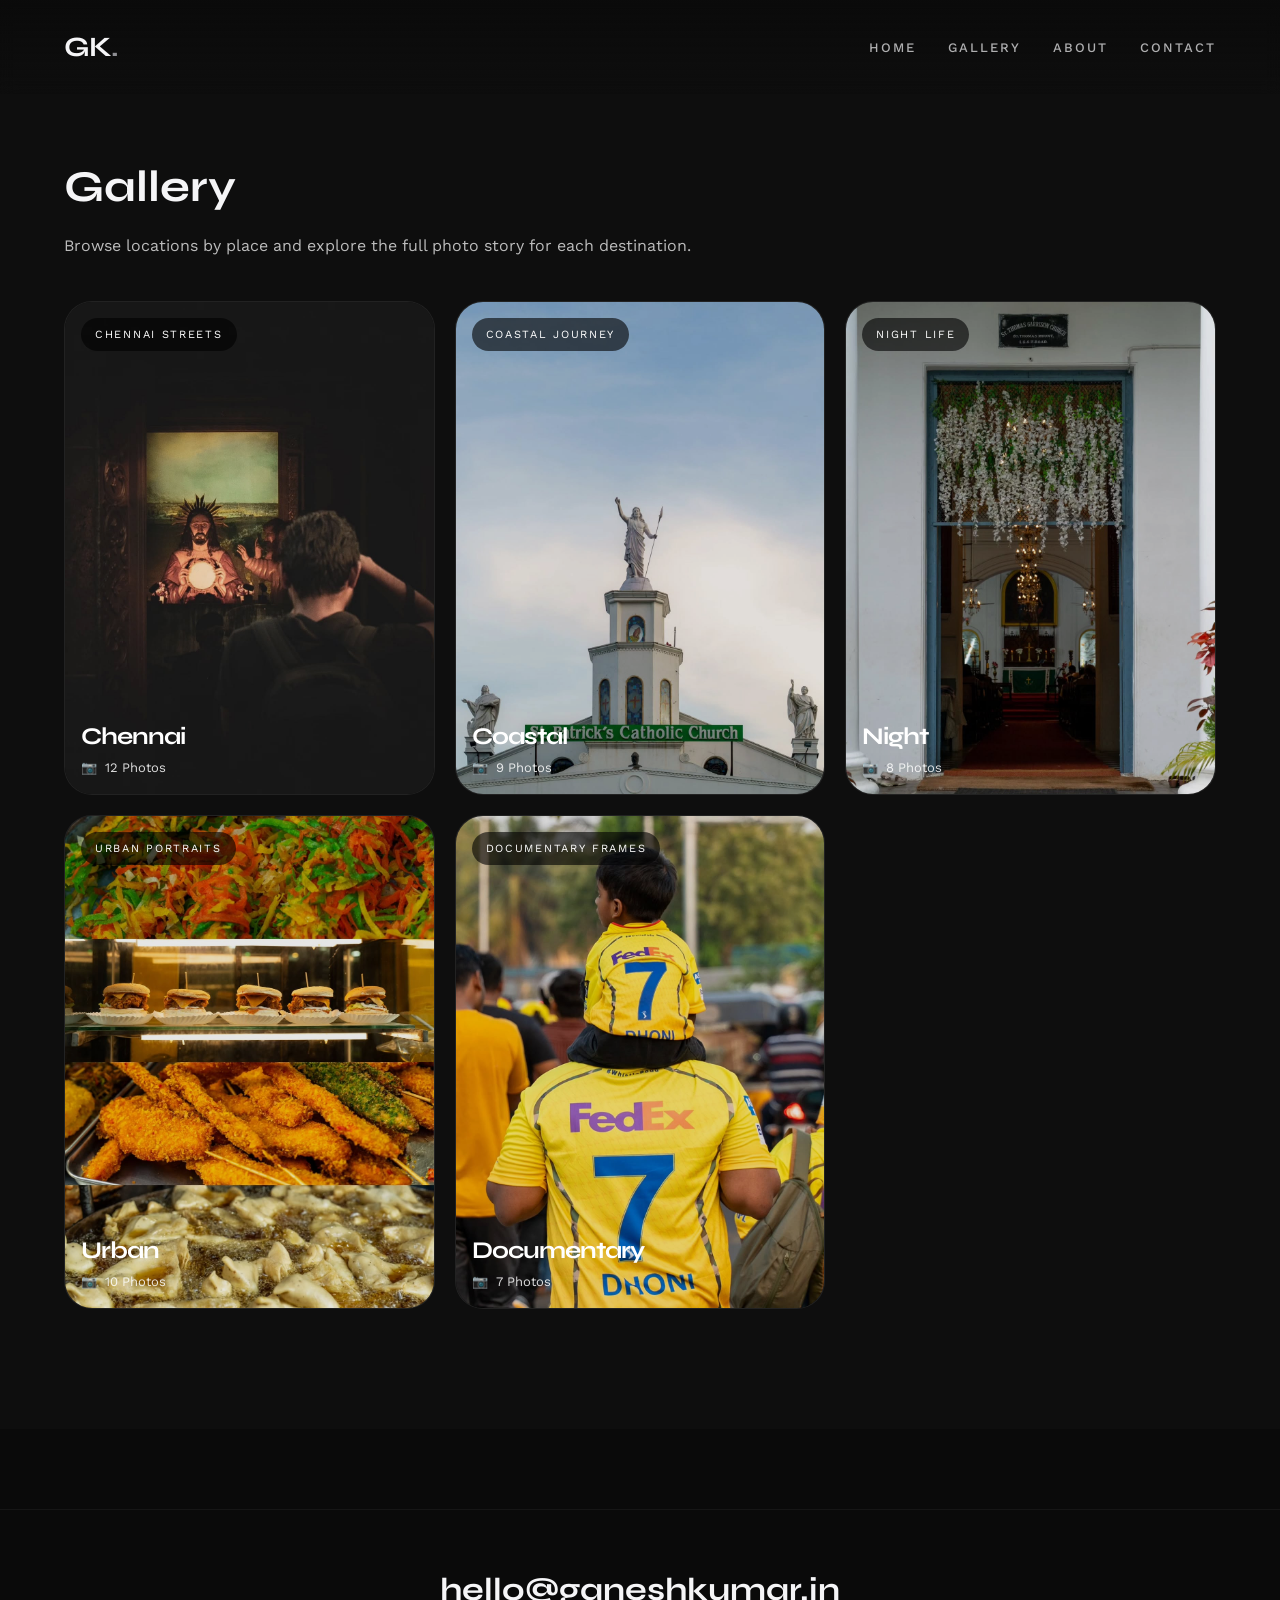
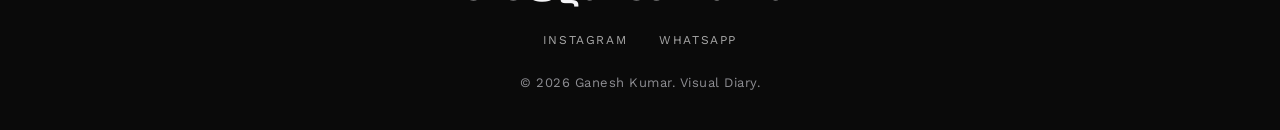
<file: gallery.html>
<!DOCTYPE html>
<html lang="en">
<head>
    <meta charset="UTF-8">
    <meta name="viewport" content="width=device-width, initial-scale=1.0, maximum-scale=5.0">
    <title>Gallery | Ganesh Kumar</title>
    <link rel="stylesheet" href="style.css">
    <link rel="preconnect" href="https://fonts.googleapis.com">
    <link rel="preconnect" href="https://fonts.gstatic.com" crossorigin>
    <link href="https://fonts.googleapis.com/css2?family=Syne:wght@600;700;800&family=Work+Sans:wght@300;400;500&family=Alex+Brush&display=swap" rel="stylesheet">
</head>
<body>
    <header class="main-header">
        <div class="logo-block">
            <a href="index.html" class="brand-logo">GK<span class="dot">.</span></a>
        </div>
        <nav class="nav-menu desktop-nav">
            <a href="index.html" class="nav-item">Home</a>
            <a href="gallery.html" class="nav-item">Gallery</a>
            <a href="index.html#about" class="nav-item">About</a>
            <a href="index.html#contact" class="nav-item">Contact</a>
        </nav>
        <button class="camera-dial-toggle" id="menuToggle" aria-label="Toggle Navigation Menu" aria-expanded="false">
            <div class="dial-ridges"></div>
            <div class="dial-face">
                <span class="dial-indicator"></span>
                <div class="dial-modes-icons">
                    <span class="mode-lbl mode-m">M</span>
                    <span class="mode-lbl mode-auto">AUTO</span>
                    <span class="mode-lbl mode-scen">▶</span>
                </div>
            </div>
        </button>
        </button>
    </header>

    <div class="mobile-nav-overlay" id="mobileNav">
        <button class="mobile-close" id="mobileClose" aria-label="Close menu">✕</button>
        <nav class="mobile-menu-links">
            <a href="index.html" class="mobile-nav-item">Home</a>
            <a href="gallery.html" class="mobile-nav-item">Gallery</a>
            <a href="index.html#about" class="mobile-nav-item">About</a>
            <a href="index.html#contact" class="mobile-nav-item">Contact</a>
        </nav>
    </div>

    <main class="work-section" style="padding-top: 160px;">
        <h1 class="section-title">Gallery</h1>
        <p class="gallery-intro">Browse locations by place and explore the full photo story for each destination.</p>

        <div class="place-grid">
            <a href="gallery-chennai.html" class="place-card">
                <img src="img1.jpg" alt="Chennai Streets">
                <div class="place-tag">Chennai Streets</div>
                <div class="place-info">
                    <span class="place-name">Chennai</span>
                    <span class="place-count">12 Photos</span>
                </div>
            </a>
            <a href="gallery-coastal.html" class="place-card">
                <img src="img5.jpg" alt="Coastal Journey">
                <div class="place-tag">Coastal Journey</div>
                <div class="place-info">
                    <span class="place-name">Coastal</span>
                    <span class="place-count">9 Photos</span>
                </div>
            </a>
            <a href="gallery-nightlife.html" class="place-card">
                <img src="img9.jpg" alt="Night Life">
                <div class="place-tag">Night Life</div>
                <div class="place-info">
                    <span class="place-name">Night</span>
                    <span class="place-count">8 Photos</span>
                </div>
            </a>
            <a href="gallery-urban.html" class="place-card">
                <img src="img13.jpg" alt="Urban Portraits">
                <div class="place-tag">Urban Portraits</div>
                <div class="place-info">
                    <span class="place-name">Urban</span>
                    <span class="place-count">10 Photos</span>
                </div>
            </a>
            <a href="gallery-documentary.html" class="place-card">
                <img src="img17.jpg" alt="Documentary Frames">
                <div class="place-tag">Documentary Frames</div>
                <div class="place-info">
                    <span class="place-name">Documentary</span>
                    <span class="place-count">7 Photos</span>
                </div>
            </a>
        </div>
    </main>

    <footer class="site-footer" style="margin-top: 80px;">
        <a href="mailto:hello@ganeshkumar.in" class="footer-email">hello@ganeshkumar.in</a>
        <div class="footer-social-links">
            <a href="https://www.instagram.com/ganesh_manohar" target="_blank" class="footer-social-item">Instagram</a>
            <a href="https://wa.me/919677225041" target="_blank" class="footer-social-item">WhatsApp</a>
        </div>
        <p class="copyright-text">&copy; 2026 Ganesh Kumar. Visual Diary.</p>
    </footer>

    <button id="scrollToTopBtn" class="focus-ring-btn" aria-label="Scroll to top">
        <div class="dslr-body-frame">
            <div class="dslr-viewfinder-bump"></div>
        </div>
        <div class="lens-barrel">
            <svg class="progress-ring" width="56" height="56">
                <circle class="progress-ring__circle-bg" cx="28" cy="28" r="24" stroke-width="2" fill="transparent"/>
                <circle id="scrollProgressCircle" class="progress-ring__circle" cx="28" cy="28" r="24" stroke-width="2" fill="transparent"/>
            </svg>
            <div class="lens-shutter-dot">
                <svg viewBox="0 0 24 24" width="14" height="14" fill="none" stroke="currentColor" stroke-width="2.5">
                    <polyline points="18 15 12 9 6 15"></polyline>
                </svg>
            </div>
        </div>
    </button>

    <script src="script.js"></script>
</body>
</html>
</file>
<file: style.css>
/* ==========================================================================
   GLOBAL STRUCTURE SETUP & VARIABLES
   ========================================================================== */
:root {
    --bg-dark: #0a0a0a;
    --bg-card: #121212;
    --text-main: #f5f5f7;
    --text-muted: #8e8e93;
    --accent: #ffffff;
    --transition-smooth: cubic-bezier(0.16, 1, 0.3, 1);
}

* {
    box-sizing: border-box;
    margin: 0;
    padding: 0;
}

html {
    scroll-behavior: smooth;
    background-color: var(--bg-dark);
    color: var(--text-main);
}

body {
    font-family: 'Work Sans', sans-serif;
    overflow-x: hidden;
    -webkit-font-smoothing: antialiased;
    -moz-osx-font-smoothing: grayscale;
}

/* ==========================================================================
   PRELOADER CAMERA SHUTTER EFFECT
   ========================================================================== */
.shutter-preloader {
    position: fixed;
    top: 0;
    left: 0;
    width: 100vw;
    height: 100vh;
    z-index: 10000;
    display: flex;
    justify-content: center;
    align-items: center;
    pointer-events: none;
}

.shutter-blade {
    position: absolute;
    left: 0;
    width: 100%;
    height: 50%;
    background-color: #000000;
    transition: transform 1.2s cubic-bezier(0.85, 0, 0.15, 1);
    -webkit-transition: -webkit-transform 1.2s cubic-bezier(0.85, 0, 0.15, 1);
    will-change: transform;
}

.blade-top { top: 0; transform-origin: top; -webkit-transform-origin: top; }
.blade-bottom { bottom: 0; transform-origin: bottom; -webkit-transform-origin: bottom; }

.shutter-logo {
    position: relative;
    z-index: 10002;
    text-align: center;
    color: #ffffff;
    opacity: 1;
    transition: opacity 0.5s ease;
}

.shutter-logo .logo-main { display: block; font-family: 'Syne', sans-serif; font-size: 64px; font-weight: 800; letter-spacing: 4px; }
.shutter-logo .logo-sub { font-size: 11px; letter-spacing: 8px; color: var(--text-muted); }

.loaded .blade-top { transform: translateY(-100%); -webkit-transform: translateY(-100%); }
.loaded .blade-bottom { transform: translateY(100%); -webkit-transform: translateY(100%); }
.loaded .shutter-logo { opacity: 0; }

/* ==========================================================================
   CAMERA STUDIO FLASH LAYER
   ========================================================================== */
.camera-flash {
    position: fixed;
    top: 0;
    left: 0;
    width: 100vw;
    height: 100vh;
    background-color: #ffffff;
    z-index: 9999;
    pointer-events: none;
    opacity: 0;
}

.camera-flash.flash-fire {
    animation: studioFlashBurst 0.9s cubic-bezier(0.1, 0.8, 0.1, 1) forwards;
    -webkit-animation: studioFlashBurst 0.9s cubic-bezier(0.1, 0.8, 0.1, 1) forwards;
}

@keyframes studioFlashBurst {
    0% { opacity: 0; }
    5% { opacity: 1; filter: drop-shadow(0 0 50px #ffffff); -webkit-filter: drop-shadow(0 0 50px #ffffff); }
    100% { opacity: 0; }
}

@-webkit-keyframes studioFlashBurst {
    0% { opacity: 0; }
    5% { opacity: 1; -webkit-filter: drop-shadow(0 0 50px #ffffff); }
    100% { opacity: 0; }
}

/* ==========================================================================
   NAVIGATION FRAME HEADER & TIMELINE MENU BUTTON
   ========================================================================== */
.main-header {
    position: fixed;
    top: 0;
    left: 0;
    width: 100%;
    padding: 30px 5%;
    display: flex;
    justify-content: space-between;
    align-items: center;
    z-index: 950;
    background: linear-gradient(to bottom, rgba(10,10,10,0.85), rgba(10,10,10,0));
    backdrop-filter: blur(8px);
    -webkit-backdrop-filter: blur(8px);
}

.brand-logo { font-family: 'Syne', sans-serif; font-size: 28px; font-weight: 700; color: var(--text-main); text-decoration: none; letter-spacing: -1px; }
.brand-logo .dot { color: var(--text-muted); }
.nav-menu { display: flex; gap: 32px; }

.nav-item {
    color: var(--text-main);
    text-decoration: none;
    font-size: 13px;
    font-weight: 500;
    text-transform: uppercase;
    letter-spacing: 2px;
    opacity: 0.7;
    transition: opacity 0.3s var(--transition-smooth);
}

.nav-item:hover { opacity: 1; }

/* DSLR MODE DIAL INTERACTIVE TOGGLE BUTTON */
.camera-dial-toggle {
    display: none;
    position: relative;
    width: 52px;
    height: 52px;
    background: #161616;
    border: 2px solid #2d2d2d;
    border-radius: 50%;
    cursor: pointer;
    z-index: 1100;
    outline: none;
    align-items: center;
    justify-content: center;
    box-shadow: 0 4px 12px rgba(0,0,0,0.4);
    transition: transform 0.5s var(--transition-smooth), border-color 0.3s;
    -webkit-transition: -webkit-transform 0.5s var(--transition-smooth), border-color 0.3s;
}

.camera-dial-toggle:hover {
    border-color: rgba(255, 255, 255, 0.3);
}

.dial-ridges {
    position: absolute;
    top: -2px; left: -2px; right: -2px; bottom: -2px;
    border-radius: 50%;
    border: 3px dotted #0f0f0f;
    pointer-events: none;
}

.dial-face {
    position: relative;
    width: 100%;
    height: 100%;
    border-radius: 50%;
    background: radial-gradient(circle at center, #222 0%, #121212 70%);
    display: flex;
    align-items: center;
    justify-content: center;
}

.dial-indicator {
    position: absolute;
    top: 2px;
    left: 50%;
    transform: translateX(-50%);
    -webkit-transform: translateX(-50%);
    width: 3px;
    height: 6px;
    background-color: #ff3b30;
    border-radius: 1px;
}

.dial-modes-icons {
    display: flex;
    flex-direction: column;
    align-items: center;
    justify-content: center;
    line-height: 1;
}

.mode-lbl {
    font-size: 8px;
    font-weight: 700;
    color: rgba(255,255,255,0.4);
    font-family: sans-serif;
    letter-spacing: 0;
}

.mode-m { color: #fff; font-size: 10px; font-weight: 800; }
.mode-auto { color: #4cd964; font-size: 6px; margin: 1px 0; }

.camera-dial-toggle.active {
    transform: rotate(135deg);
    -webkit-transform: rotate(135deg);
    border-color: var(--accent);
}

/* Show a clean Close (X) glyph when the mobile menu is open */
.camera-dial-toggle.active .dial-modes-icons,
.camera-dial-toggle.active .dial-indicator,
.camera-dial-toggle.active .dial-ridges,
.camera-dial-toggle.active .dial-face {
    opacity: 0;
    transform: scale(0.8);
    transition: opacity 180ms ease, transform 240ms ease;
}

/* Close button inside the mobile overlay */
.mobile-close {
    position: absolute;
    top: 22px;
    right: 22px;
    width: 56px;
    height: 56px;
    border-radius: 12px;
    background: rgba(255,255,255,0.06);
    border: 1px solid rgba(255,255,255,0.08);
    color: #fff;
    display: grid;
    place-items: center;
    font-size: 22px;
    z-index: 1200;
    cursor: pointer;
    transition: background 180ms ease, transform 180ms ease;
}
.mobile-close:hover { background: rgba(255,255,255,0.12); transform: scale(1.03); }

/* ==========================================================================
   MOBILE FULL PANEL OVERLAY
   ========================================================================== */
.mobile-nav-overlay {
    position: fixed;
    top: 0;
    right: -100%;
    width: 100%;
    height: 100vh;
    background-color: rgba(10, 10, 10, 0.98);
    backdrop-filter: blur(20px);
    -webkit-backdrop-filter: blur(20px);
    z-index: 1000;
    display: flex;
    align-items: center;
    justify-content: center;
    transition: right 0.6s cubic-bezier(0.16, 1, 0.3, 1);
    -webkit-transition: right 0.6s cubic-bezier(0.16, 1, 0.3, 1);
}

.mobile-nav-overlay.open {
    right: 0;
}

.mobile-menu-links {
    display: flex;
    flex-direction: column;
    gap: 40px;
    text-align: center;
}

.mobile-nav-item {
    font-family: 'Syne', sans-serif;
    font-size: 32px;
    font-weight: 600;
    color: var(--text-main);
    text-decoration: none;
    letter-spacing: 2px;
    text-transform: uppercase;
    opacity: 0;
    transform: translateY(20px);
    -webkit-transform: translateY(20px);
    transition: opacity 0.4s var(--transition-smooth), transform 0.4s var(--transition-smooth);
    -webkit-transition: opacity 0.4s var(--transition-smooth), -webkit-transform 0.4s var(--transition-smooth);
}

.mobile-nav-overlay.open .mobile-nav-item {
    opacity: 1;
    transform: translateY(0);
    -webkit-transform: translateY(0);
}

.mobile-nav-overlay.open .mobile-nav-item:nth-child(1) { transition-delay: 0.2s; }
.mobile-nav-overlay.open .mobile-nav-item:nth-child(2) { transition-delay: 0.3s; }
.mobile-nav-overlay.open .mobile-nav-item:nth-child(3) { transition-delay: 0.4s; }

/* ==========================================================================
   HERO INTRO SECTION (CLEAN MINIMALIST APPROACH)
   ========================================================================== */
.hero-section {
    min-height: 100vh;
    display: flex;
    flex-direction: column;
    justify-content: center;
    padding: 80px 10% 0 10%;
    position: relative;
    background-color: var(--bg-dark);
}

.hero-content {
    position: relative;
    z-index: 5;
    max-width: 65%;
}

.hero-reveal-tag {
    font-size: 13px;
    text-transform: uppercase;
    letter-spacing: 4px;
    color: var(--text-muted);
    margin-bottom: 24px;
    text-shadow: 0 2px 8px rgba(0, 0, 0, 0.7);
}

.hero-title {
    font-family: 'Syne', sans-serif;
    font-size: clamp(34px, 7vw, 92px);
    line-height: 1.1;
    font-weight: 700;
    letter-spacing: -2px;
    text-shadow: 0 4px 16px rgba(0, 0, 0, 0.8);
}

.hero-title .italic-text { font-family: serif; font-style: italic; font-weight: 400; }
.hero-title .brand-color { color: var(--text-muted); }

@media (max-width: 1024px) {
    .hero-content {
        max-width: 75%;
    }
}

@media (max-width: 768px) {
    .hero-content {
        max-width: 100%;
    }
}

.scroll-indicator {
    position: absolute;
    bottom: 40px;
    left: 10%;
    display: flex;
    align-items: center;
    gap: 16px;
    z-index: 10;
    text-decoration: none;
}

.mouse-capsule {
    width: 22px;
    height: 36px;
    border: 2px solid rgba(255, 255, 255, 0.35);
    border-radius: 20px;
    position: relative;
    display: flex;
    justify-content: center;
}

.wheel-dot {
    width: 3px;
    height: 8px;
    background-color: var(--accent);
    border-radius: 2px;
    position: absolute;
    top: 6px;
    animation: scrollWheelTrack 1.6s cubic-bezier(0.16, 1, 0.3, 1) infinite;
    -webkit-animation: scrollWheelTrack 1.6s cubic-bezier(0.16, 1, 0.3, 1) infinite;
}

@keyframes scrollWheelTrack {
    0% { transform: translateY(0); opacity: 0; }
    20% { opacity: 1; }
    60% { transform: translateY(10px); opacity: 0; }
    100% { transform: translateY(0); opacity: 0; }
}

@-webkit-keyframes scrollWheelTrack {
    0% { -webkit-transform: translateY(0); opacity: 0; }
    20% { opacity: 1; }
    60% { -webkit-transform: translateY(10px); opacity: 0; }
    100% { -webkit-transform: translateY(0); opacity: 0; }
}

.scroll-text {
    font-size: 11px;
    font-weight: 500;
    letter-spacing: 4px;
    color: rgba(255, 255, 255, 0.55);
    text-transform: uppercase;
}

/* ==========================================================================
   PORTFOLIO GALLERY SECTION & AUTOMATED SLIDESHOW ENGINE
   ========================================================================== */
.work-section {
    padding: 120px 5%;
    background-color: #0e0e0e;
}

.section-meta {
    display: flex;
    justify-content: space-between;
    align-items: flex-end;
    margin-bottom: 60px;
    flex-wrap: wrap;
    gap: 30px;
}

.section-title { font-family: 'Syne', sans-serif; font-size: clamp(28px, 4vw, 44px); font-weight: 700; }
.gallery-intro { margin-top: 18px; color: rgba(255,255,255,0.72); max-width: 700px; line-height: 1.9; margin-bottom: 40px; }
.gallery-grid { display: grid; grid-template-columns: repeat(3, minmax(0, 1fr)); gap: 18px; }
.gallery-item { overflow: hidden; border-radius: 22px; background: #090909; min-height: 280px; }
.gallery-item img { width: 100%; height: 100%; object-fit: cover; display: block; transition: transform 0.9s ease, filter 0.9s ease; }
.gallery-item:hover img { transform: scale(1.05); filter: saturate(1.1) contrast(1.03); }
.place-grid { display: grid; grid-template-columns: repeat(3, minmax(0, 1fr)); gap: 20px; }
.place-card { position: relative; overflow: hidden; border-radius: 28px; border: 1px solid rgba(255,255,255,0.1); background: #090909; cursor: pointer; transition: transform 0.35s ease, box-shadow 0.35s ease, border-color 0.35s ease; }
.place-card:hover { transform: translateY(-3px); box-shadow: 0 30px 80px rgba(0,0,0,0.28); border-color: rgba(255,255,255,0.18); }
.place-card img { width: 100%; height: 100%; object-fit: cover; display: block; filter: brightness(0.9); transition: transform 1s ease, filter 0.9s ease; }
.place-card:hover img { transform: scale(1.06); filter: brightness(1); }
.place-tag { position: absolute; top: 16px; left: 16px; padding: 10px 14px; border-radius: 999px; background: rgba(0,0,0,0.6); color: #fff; font-size: 11px; letter-spacing: 1.7px; text-transform: uppercase; z-index: 2; }
.place-info { position: absolute; left: 16px; bottom: 18px; color: #fff; z-index: 2; }
.place-name { display: block; font-family: 'Syne', sans-serif; font-size: 24px; font-weight: 700; margin-bottom: 6px; letter-spacing: -0.04em; }
.place-count { display: inline-flex; align-items: center; gap: 8px; font-size: 13px; color: rgba(255,255,255,0.85); }
.place-count::before { content: "📷"; }
.place-modal { position: fixed; inset: 0; background: rgba(5,5,5,0.92); backdrop-filter: blur(12px); display: none; align-items: center; justify-content: center; padding: 24px; z-index: 22000; }
.place-modal.active { display: flex; }
.place-modal-content { width: min(1180px, 100%); max-height: calc(100vh - 80px); overflow-y: auto; padding: 26px; border-radius: 32px; background: rgba(8,8,8,0.96); box-shadow: 0 40px 110px rgba(0,0,0,0.45); border: 1px solid rgba(255,255,255,0.08); }
.modal-close { position: absolute; top: 18px; right: 18px; width: 42px; height: 42px; border: 1px solid rgba(255,255,255,0.12); border-radius: 50%; background: rgba(10,10,10,0.82); color: #ffffff; font-size: 28px; cursor: pointer; display: grid; place-items: center; transition: transform 0.3s ease, background 0.3s ease; }
.modal-close:hover { transform: scale(1.05); background: rgba(255,255,255,0.08); }
.place-modal-header { display: flex; flex-direction: column; gap: 16px; margin-bottom: 20px; }
.place-modal-badge { display: inline-block; padding: 8px 14px; border-radius: 999px; background: rgba(255,255,255,0.08); color: #fff; font-size: 12px; text-transform: uppercase; letter-spacing: 1.6px; }
.place-modal-content h2 { font-family: 'Syne', sans-serif; font-size: clamp(32px, 4vw, 48px); letter-spacing: -0.06em; margin: 0; }
.place-modal-content p { color: rgba(255,255,255,0.75); line-height: 1.85; margin: 0; max-width: 860px; }
.place-photo-grid { display: grid; grid-template-columns: repeat(3, minmax(0, 1fr)); gap: 16px; }
.place-photo-grid a,
.place-photo-grid img {
    width: 100%;
    border-radius: 24px;
    object-fit: cover;
    min-height: 220px;
}
.place-photo-grid a {
    position: relative;
    overflow: hidden;
    display: block;
}
.place-photo-grid img { transition: transform 0.8s ease; }
.place-photo-grid a:hover img { transform: scale(1.03); }
.place-photo-grid a::after {
    content: 'Download';
    position: absolute;
    left: 50%;
    bottom: 16px;
    transform: translateX(-50%);
    padding: 10px 16px;
    border-radius: 999px;
    background: rgba(0,0,0,0.7);
    color: #fff;
    font-size: 13px;
    letter-spacing: 1.2px;
    opacity: 0;
    transition: opacity 0.25s ease, transform 0.25s ease;
}
.place-photo-grid a:hover::after { opacity: 1; transform: translate(-50%, -4px); }
.filter-bar { display: flex; gap: 12px; flex-wrap: wrap; }

.filter-btn {
    background: transparent;
    border: 1px solid rgba(255,255,255,0.1);
    color: var(--text-muted);
    padding: 10px 24px;
    border-radius: 30px;
    cursor: pointer;
    font-size: 13px;
    font-weight: 500;
    white-space: nowrap;
    transition: all 0.4s var(--transition-smooth);
}

.filter-btn:hover, .filter-btn.active { background: var(--accent); color: var(--bg-dark); border-color: var(--accent); }

.portfolio-grid {
    display: grid;
    grid-template-columns: repeat(2, 1fr);
    gap: 40px;
}

.gallery-item {
    width: 100%;
    opacity: 1;
    transform: translateY(0);
    -webkit-transform: translateY(0);
    transition: opacity 0.6s var(--transition-smooth), transform 0.6s var(--transition-smooth);
    -webkit-transition: opacity 0.6s var(--transition-smooth), -webkit-transform 0.6s var(--transition-smooth);
}

.gallery-item.hidden {
    opacity: 0; 
    transform: translateY(20px); 
    -webkit-transform: translateY(20px);
    pointer-events: none; 
    position: absolute; 
    width: 0; 
    height: 0; 
    overflow: hidden; 
    margin: 0; 
    padding: 0;
}

.image-inner-wrapper {
    position: relative;
    width: 100%;
    border-radius: 8px;
    overflow: hidden;
    background-color: var(--bg-card);
    cursor: pointer;
}

.item-portrait .image-inner-wrapper { padding-top: 130%; }
.item-landscape .image-inner-wrapper { padding-top: 68%; }

/* --- Slideshow Track Mechanics --- */
.slideshow-track .portfolio-img {
    position: absolute;
    top: 0;
    left: 0;
    width: 100%;
    height: 100%;
    object-fit: cover;
    opacity: 0;
    transform: scale(1.02);
    -webkit-transform: scale(1.02);
    will-change: opacity, transform;
    transition: transform 0.8s var(--transition-smooth), opacity 0.8s ease-in-out;
    -webkit-transition: -webkit-transform 0.8s var(--transition-smooth), opacity 0.8s ease-in-out;
}

.slideshow-track .img-overlay {
    z-index: 10;
}

.image-inner-wrapper:hover .portfolio-img {
    transform: scale(1.05);
    -webkit-transform: scale(1.05);
}

/* Timeline A: 4 Images (16s Loop Cycle, 4s Display Blocks) */
.anim-4x .portfolio-img { animation: sequenceFadeFour 16s infinite ease-in-out; -webkit-animation: sequenceFadeFour 16s infinite ease-in-out; }
.anim-4x .slide-1 { animation-delay: 0s; -webkit-animation-delay: 0s; }
.anim-4x .slide-2 { animation-delay: 4s; -webkit-animation-delay: 4s; }
.anim-4x .slide-3 { animation-delay: 8s; -webkit-animation-delay: 8s; }
.anim-4x .slide-4 { animation-delay: 12s; -webkit-animation-delay: 12s; }

@keyframes sequenceFadeFour {
    0%, 5%   { opacity: 0; }
    10%, 25% { opacity: 1; }
    30%, 100%{ opacity: 0; }
}

@-webkit-keyframes sequenceFadeFour {
    0%, 5%   { opacity: 0; }
    10%, 25% { opacity: 1; }
    30%, 100%{ opacity: 0; }
}

/* Timeline B: 5 Images (20s Loop Cycle, 4s Display Blocks) */
.anim-5x .portfolio-img { animation: sequenceFadeFive 20s infinite ease-in-out; -webkit-animation: sequenceFadeFive 20s infinite ease-in-out; }
.anim-5x .slide-1 { animation-delay: 0s; -webkit-animation-delay: 0s; }
.anim-5x .slide-2 { animation-delay: 4s; -webkit-animation-delay: 4s; }
.anim-5x .slide-3 { animation-delay: 8s; -webkit-animation-delay: 8s; }
.anim-5x .slide-4 { animation-delay: 12s; -webkit-animation-delay: 12s; }
.anim-5x .slide-5 { animation-delay: 16s; -webkit-animation-delay: 16s; }

@keyframes sequenceFadeFive {
    0%, 4%   { opacity: 0; }
    8%, 20%  { opacity: 1; }
    24%, 100%{ opacity: 0; }
}

@-webkit-keyframes sequenceFadeFive {
    0%, 4%   { opacity: 0; }
    8%, 20%  { opacity: 1; }
    24%, 100%{ opacity: 0; }
}

/* --- Overlays & Details --- */
.img-overlay {
    position: absolute; top: 0; left: 0; width: 100%; height: 100%; background: linear-gradient(to top, rgba(0,0,0,0.85) 0%, rgba(0,0,0,0) 60%); opacity: 0; display: flex; align-items: flex-end; padding: 30px; transition: opacity 0.4s var(--transition-smooth);
}

.image-inner-wrapper:hover .img-overlay { opacity: 1; }
.overlay-details h3 { font-family: 'Syne', sans-serif; font-size: 20px; margin-bottom: 4px; color: #ffffff; }
.overlay-details p { font-size: 13px; color: var(--text-muted); }

/* ==========================================================================
   ABOUT & PROFILE SEGMENT (REPOSITIONED TEXT OVERLAY)
   ========================================================================== */
.about-section { padding: 140px 10%; background-color: var(--bg-dark); }
.about-grid { display: grid; grid-template-columns: 1fr 1.2fr; gap: 80px; align-items: center; }
.about-image-side { width: 100%; height: auto; }

/* Interactive Layer container setup */
.bio-image-container {
    position: relative;
    width: 100%;
    border-radius: 12px;
    overflow: hidden;
}

/* Deeper dark mask gradient to isolate text and clear face overlap area */
.bio-image-container::after {
    content: "";
    position: absolute;
    top: 0;
    left: 0;
    width: 100%;
    height: 100%;
    background: linear-gradient(to right, rgba(10, 10, 10, 0.85) 0%, rgba(10, 10, 10, 0.4) 45%, rgba(10, 10, 10, 0) 75%);
    pointer-events: none;
    z-index: 1;
}

.profile-img { width: 100%; height: auto; display: block; object-fit: cover; filter: grayscale(100%); -webkit-filter: grayscale(100%); transition: filter 0.6s var(--transition-smooth); -webkit-transition: -webkit-filter 0.6s var(--transition-smooth); }
.about-grid:hover .profile-img { filter: grayscale(0%); -webkit-filter: grayscale(0%); }

/* Shifted leftward from 8% to 4% to completely clear face area */
.bio-text-overlay {
    position: absolute;
    top: 50%;
    left: 4%; 
    transform: translateY(-50%);
    -webkit-transform: translateY(-50%);
    z-index: 2;
    color: #ffffff;
    display: flex;
    flex-direction: column;
    gap: 4px;
    pointer-events: none;
    max-width: 45%;
}

.bio-name {
    font-family: 'Syne', sans-serif;
    font-size: clamp(20px, 2.5vw, 32px);
    font-weight: 700;
    letter-spacing: -0.5px;
    text-transform: uppercase;
    line-height: 1.1;
}

.bio-title {
    font-size: clamp(10px, 1.2vw, 13px);
    color: rgba(255, 255, 255, 0.75);
    font-weight: 400;
    letter-spacing: 2px;
    text-transform: uppercase;
    margin-bottom: 6px;
}

.bio-signature {
    font-family: 'Alex Brush', 'Caveat', serif;
    font-size: clamp(28px, 3.5vw, 44px);
    color: rgba(255, 255, 255, 0.95);
    text-transform: none;
    margin-top: 2px;
}

.sub-label { font-size: 12px; text-transform: uppercase; letter-spacing: 3px; color: var(--text-muted); display: block; margin-bottom: 16px; }
.about-text-side h2 { font-family: 'Syne', sans-serif; font-size: clamp(32px, 4vw, 54px); margin-bottom: 24px; line-height: 1.1; }
.about-bio { font-size: clamp(16px, 2vw, 20px); line-height: 1.6; margin-bottom: 20px; font-weight: 300; }
.about-philosophy { font-size: 15px; line-height: 1.7; color: var(--text-muted); }

/* ==========================================================================
   CONTACT CARD
   ========================================================================== */
.contact-section { padding: 120px 5%; background-color: #0e0e0e; }
.contact-box { text-align: center; max-width: 800px; margin: 0 auto; }
.contact-badge { display: inline-block; padding: 6px 16px; border: 1px solid rgba(255,255,255,0.1); border-radius: 20px; font-size: 11px; letter-spacing: 2px; text-transform: uppercase; margin-bottom: 32px; color: var(--text-muted); }
.contact-box h2 { font-family: 'Syne', sans-serif; font-size: calc(24px + 2vw); line-height: 1.2; margin-bottom: 40px; }
.cta-email-link { font-family: 'Syne', sans-serif; font-size: clamp(20px, 4.5vw, 54px); color: var(--text-main); text-decoration: none; font-weight: 700; display: inline-block; border-bottom: 2px solid rgba(255,255,255,0.15); padding-bottom: 8px; transition: border-color 0.3s; margin-bottom: 60px; }
.cta-email-link:hover { border-color: var(--accent); }
.social-links { display: flex; justify-content: center; gap: 40px; }
.social-item { color: var(--text-muted); text-decoration: none; font-size: 13px; text-transform: uppercase; letter-spacing: 2px; transition: color 0.3s; }
.social-item:hover { color: var(--accent); }

/* ==========================================================================
   FOOTER FRAME
   ========================================================================== */
.site-footer { padding: 60px 5% 40px; border-top: 1px solid rgba(255,255,255,0.05); background-color: var(--bg-dark); text-align: center; }
.copyright-text { font-size: 13px; color: var(--text-muted); letter-spacing: 0.5px; margin-top: 28px; }
.footer-email { display: block; font-family: 'Syne', sans-serif; font-size: clamp(18px, 3.5vw, 32px); color: var(--text-main); text-decoration: none; font-weight: 700; margin-bottom: 24px; transition: color 0.3s ease; }
.footer-email:hover { color: rgba(255,255,255,0.85); }
.footer-social-links { display: flex; justify-content: center; gap: 32px; margin-bottom: 28px; flex-wrap: wrap; }
.footer-social-item { color: rgba(255,255,255,0.65); text-decoration: none; font-size: 12px; text-transform: uppercase; letter-spacing: 1.6px; transition: color 0.3s ease; }
.footer-social-item:hover { color: rgba(255,255,255,0.95); }

/* ==========================================================================
   FULL SCREEN LIGHTBOX OVERLAY
   ========================================================================== */
.lightbox-overlay { position: fixed; top: 0; left: 0; width: 100vw; height: 100vh; background-color: rgba(5,5,5,0.96); backdrop-filter: blur(15px); -webkit-backdrop-filter: blur(15px); z-index: 20000; display: flex; justify-content: center; align-items: center; opacity: 0; pointer-events: none; transition: opacity 0.4s var(--transition-smooth); }
.lightbox-overlay.active { opacity: 1; pointer-events: auto; }
.lightbox-close { position: absolute; top: 30px; right: 40px; background: transparent; border: none; color: #ffffff; font-size: 44px; cursor: pointer; opacity: 0.6; transition: opacity 0.2s; padding: 10px; z-index: 20001; }
.lightbox-close:hover { opacity: 1; }
.lightbox-content-box { max-width: 85vw; max-height: 80vh; text-align: center; transform: scale(0.96); -webkit-transform: scale(0.96); transition: transform 0.4s var(--transition-smooth); -webkit-transition: -webkit-transform 0.4s var(--transition-smooth); }
.lightbox-overlay.active .lightbox-content-box { transform: scale(1); -webkit-transform: scale(1); }
#lightboxImg { max-width: 100%; max-height: 72vh; border-radius: 4px; object-fit: contain; box-shadow: 0 30px 60px rgba(0,0,0,0.6); }
.lightbox-caption { margin-top: 20px; font-family: 'Syne', sans-serif; font-size: 15px; color: var(--text-main); letter-spacing: 0.5px; }

/* ==========================================================================
   DSLR ICON SCROLL-TO-TOP SYSTEM
   ========================================================================== */
.focus-ring-btn {
    position: fixed;
    bottom: 40px;
    right: 40px;
    width: 80px;
    height: 56px;
    background: transparent;
    border: none;
    cursor: pointer;
    z-index: 800;
    display: flex;
    justify-content: center;
    align-items: center;
    opacity: 0;
    visibility: hidden;
    transform: translateY(20px) scale(0.9);
    -webkit-transform: translateY(20px) scale(0.9);
    transition: opacity 0.4s var(--transition-smooth), visibility 0.4s var(--transition-smooth), transform 0.4s var(--transition-smooth);
    -webkit-transition: opacity 0.4s var(--transition-smooth), visibility 0.4s var(--transition-smooth), -webkit-transform 0.4s var(--transition-smooth);
}

.focus-ring-btn.reveal { opacity: 1; visibility: visible; transform: translateY(0) scale(1); -webkit-transform: translateY(0) scale(1); }

.dslr-body-frame { position: absolute; bottom: 0; width: 100%; height: 46px; background: #0f0f0f; border: 1px solid rgba(255, 255, 255, 0.12); border-radius: 6px; transition: border-color 0.3s, background-color 0.3s; box-shadow: 0 10px 30px rgba(0, 0, 0, 0.5); }
.dslr-viewfinder-bump { position: absolute; top: -5px; left: 50%; transform: translateX(-50%); -webkit-transform: translateX(-50%); width: 24px; height: 6px; background: #0f0f0f; border-top: 1px solid rgba(255, 255, 255, 0.12); border-left: 1px solid rgba(255, 255, 255, 0.12); border-right: 1px solid rgba(255, 255, 255, 0.12); border-top-left-radius: 3px; border-top-right-radius: 3px; transition: border-color 0.3s, background-color 0.3s; }
.lens-barrel { position: relative; width: 56px; height: 56px; z-index: 2; margin-top: -2px; }
.progress-ring { transform: rotate(-90deg); -webkit-transform: rotate(-90deg); transform-origin: center; -webkit-transform-origin: center; position: absolute; top: 0; left: 0; }
.progress-ring__circle-bg { stroke: rgba(255, 255, 255, 0.08); }
.progress-ring__circle { stroke: var(--accent); stroke-linecap: round; stroke-dasharray: 150.8; stroke-dashoffset: 150.8; transition: stroke-dashoffset 0.1s linear; }
.lens-shutter-dot { position: absolute; top: 8px; left: 8px; width: 40px; height: 40px; background-color: #161616; border: 1px solid rgba(255, 255, 255, 0.2); border-radius: 50%; color: var(--text-main); display: flex; justify-content: center; align-items: center; transition: all 0.3s var(--transition-smooth); -webkit-transition: all 0.3s var(--transition-smooth); }

.focus-ring-btn:hover .dslr-body-frame,
.focus-ring-btn:hover .dslr-viewfinder-bump { border-color: rgba(255, 255, 255, 0.3); background-color: #050505; }
.focus-ring-btn:hover .lens-shutter-dot { background-color: var(--accent); color: var(--bg-dark); transform: scale(0.92); -webkit-transform: scale(0.92); box-shadow: 0 0 15px rgba(255, 255, 255, 0.35); }

/* ==========================================================================
   RESPONSIVE LAYOUT BREAKPOINTS
   ========================================================================== */
@media (min-width: 1024px) {
    /* Desktop: always show inline nav, hide dial */
    .desktop-nav { display: flex !important; }
    .camera-dial-toggle { display: none !important; }
}

@media (max-width: 568px) {
    .portfolio-grid { grid-template-columns: 1fr; gap: 35px; }
    .about-grid { grid-template-columns: 1fr; gap: 40px; }
    .main-header { padding: 20px 5%; }
    .desktop-nav { display: none; }
    .camera-dial-toggle { display: flex; }
    .hero-section { padding: 0 5%; }
    .scroll-indicator { left: 5%; }
    .focus-ring-btn { bottom: 30px; right: 30px; }
    
    /* Flip linear mask to bottom-up shade for mobile vertical grid stacking */
    .bio-image-container::after {
        background: linear-gradient(to top, rgba(10, 10, 10, 0.9) 0%, rgba(10, 10, 10, 0.3) 50%, rgba(10, 10, 10, 0) 100%);
    }
    
    /* Reposition text overlay downwards completely under the face frame zone */
    .bio-text-overlay {
        top: auto;
        bottom: 6%;
        left: 6%;
        max-width: 88%;
        transform: translateY(0);
        -webkit-transform: translateY(0);
    }
}

@media (max-width: 600px) {
    .site-footer { padding: 50px 4% 30px; }
    .footer-email { font-size: clamp(16px, 4vw, 24px); margin-bottom: 18px; }
    .footer-social-links { gap: 20px; margin-bottom: 20px; }
    .footer-social-item { font-size: 11px; letter-spacing: 1.2px; }
    .copyright-text { font-size: 12px; margin-top: 20px; }
    .work-section { padding: 80px 4%; }
    .about-section { padding: 60px 5%; }
    .contact-section { padding: 80px 4%; }
    .img-overlay { padding: 20px; }
    .section-meta { margin-bottom: 40px; }
    
    .bio-text-overlay {
        bottom: 5%;
        left: 5%;
        gap: 2px;
    }
    .bio-title {
        margin-bottom: 4px;
    }
}

.hero-ghost-face {
    position: absolute;
    top: 0;
    right: 0;
    width: 100%;
    height: 100%;
    z-index: 1;
    pointer-events: none;
    
    background-image: url('./bio1.png');
    background-size: cover;
    background-position: right center;
    background-repeat: no-repeat;
    background-attachment: fixed;
    
    /* fully desaturate image for a classic monochrome portrait look */
    filter: grayscale(100%) contrast(1.05) brightness(0.95);
    opacity: 1;
}

/* Soft fade overlay: image visible on the right, gently blends to dark on the left */
.hero-ghost-face::after {
    content: "";
    position: absolute;
    inset: 0;
    /* Softer monochrome blend: more transparent on the left so the face reads through */
    background: linear-gradient(to left, rgba(0,0,0,0) 0%, rgba(0,0,0,0.30) 30%, rgba(0,0,0,0.60) 55%);
    pointer-events: none;
    z-index: 2;
}

/* Tablet adjustments */
@media (max-width: 1024px) {
    .hero-ghost-face {
        background-position: center right;
        opacity: 1;
    }
}

/* Mobile adjustments */
@media (max-width: 768px) {
    .hero-ghost-face {
        background-position: center center;
        background-attachment: scroll;
        opacity: 1;
    }
    
    /* On mobile, use a centered image with a softer left mask so the portrait shows through */
    .hero-ghost-face::after {
        background: linear-gradient(to left, rgba(0,0,0,0) 0%, rgba(0,0,0,0.25) 30%, rgba(0,0,0,0.55) 60%);
    }
}

@media (max-width: 480px) {
    .hero-ghost-face {
        opacity: 1;
    }
    
    .hero-ghost-face::after {
        background: linear-gradient(to left, rgba(0,0,0,0) 0%, rgba(0,0,0,0.25) 30%, rgba(0,0,0,0.55) 60%);
    }
}

.collection-carousel {
    position: relative;
    width: 100%;
    margin: 0 auto;
    padding: 20px 0 32px;
}

.carousel-card {
    position: relative;
    overflow: hidden;
    border-radius: 32px;
    border: 1px solid rgba(255,255,255,0.08);
    background: rgba(10,10,10,0.9);
    box-shadow: 0 34px 110px rgba(0,0,0,0.35);
    min-height: auto;
}

.carousel-frame {
    pointer-events: none;
    position: absolute;
    inset: 0;
    border-radius: 32px;
    box-shadow: inset 0 0 0 1px rgba(255,255,255,0.06), inset 0 0 0 40px transparent;
}

.carousel-frame::before,
.carousel-frame::after {
    content: "";
    position: absolute;
    border: 1px solid rgba(255,255,255,0.08);
    border-radius: 18px;
}

.carousel-frame::before {
    inset: 22px;
}

.carousel-frame::after {
    top: 16px;
    left: 16px;
    right: 16px;
    bottom: 16px;
    opacity: 0.45;
}

.collection-carousel img {
    display: block;
    width: 100%;
    aspect-ratio: 16/9;
    height: auto;
    object-fit: cover;
    transition: transform 1.5s ease, filter 1.2s ease, opacity 0.4s ease;
}

.collection-carousel img.fade-out {
    opacity: 0;
    transform: scale(1.02);
}

.collection-carousel img.fade-in {
    opacity: 1;
    transform: scale(1);
}

.photo-capture-overlay {
    position: absolute;
    inset: 0;
    pointer-events: none;
    opacity: 0;
    background: radial-gradient(circle at 50% 20%, rgba(255,255,255,0.18), transparent 18%),
                linear-gradient(180deg, rgba(255,255,255,0.05) 0%, transparent 70%);
    mix-blend-mode: screen;
    transition: opacity 0.35s ease;
}

.photo-capture-overlay.active {
    opacity: 1;
    animation: capturePulse 0.8s ease-out;
}

@keyframes capturePulse {
    0% { opacity: 1; transform: scale(1); }
    40% { opacity: 0.9; transform: scale(1.01); }
    100% { opacity: 0; transform: scale(1.04); }
}


.carousel-controls {
    position: absolute;
    inset: auto 28px 28px;
    display: flex;
    justify-content: space-between;
    gap: 24px;
    z-index: 4;
}

.carousel-btn {
    width: 62px;
    height: 62px;
    border: 1px solid rgba(255,255,255,0.14);
    border-radius: 50%;
    background: rgba(10,10,10,0.75);
    color: #fff;
    font-size: 30px;
    cursor: pointer;
    display: grid;
    place-items: center;
    box-shadow: 0 18px 40px rgba(0,0,0,0.36);
    transition: transform 0.3s ease, background 0.3s ease;
}

.carousel-btn:hover {
    transform: scale(1.06);
    background: rgba(255,255,255,0.08);
}

.carousel-dots {
    position: absolute;
    bottom: 16px;
    left: 50%;
    transform: translateX(-50%);
    display: flex;
    gap: 10px;
    z-index: 5;
}

.carousel-indicator {
    width: 12px;
    height: 12px;
    border-radius: 50%;
    background: rgba(255,255,255,0.22);
    cursor: pointer;
    transition: transform 0.3s ease, background 0.3s ease;
}

.collection-actions {
    display: flex;
    justify-content: center;
    margin-top: 18px;
}

.view-more-btn {
    display: inline-flex;
    align-items: center;
    justify-content: center;
    padding: 14px 28px;
    border-radius: 999px;
    border: 1px solid rgba(255,255,255,0.18);
    background: rgba(255,255,255,0.06);
    color: var(--text-main);
    text-decoration: none;
    font-size: 14px;
    letter-spacing: 1.4px;
    text-transform: uppercase;
    transition: transform 0.3s ease, background 0.3s ease, border-color 0.3s ease;
}

.view-more-btn {
    display: inline-flex;
    align-items: center;
    justify-content: center;
    min-width: 148px;
    width: auto;
    height: 48px;
    padding: 14px 28px;
    border-radius: 999px;
    border: 1px solid rgba(255,255,255,0.16);
    background: rgba(10,10,10,0.6);
    color: rgba(255,255,255,0.7);
    text-decoration: none;
    font-size: 12px;
    font-weight: 700;
    letter-spacing: 2px;
    text-transform: uppercase;
    white-space: nowrap;
    transition: transform 0.35s ease, background 0.35s ease, border-color 0.35s ease, color 0.35s ease;
}

.view-more-btn:hover,
.view-more-btn:focus-visible {
    transform: translateY(-2px);
    background: rgba(255,255,255,0.08);
    border-color: rgba(255,255,255,0.28);
    color: rgba(255,255,255,0.9);
}

.view-more-btn:active {
    background: rgba(255,255,255,0.12);
    border-color: rgba(255,255,255,0.35);
    transform: translateY(0);
}

.view-more-btn.inactive {
    background: rgba(10,10,10,0.6);
    border-color: rgba(255,255,255,0.16);
    color: rgba(255,255,255,0.7);
}

.view-more-btn.inactive:hover {
    background: rgba(255,255,255,0.08);
    border-color: rgba(255,255,255,0.28);
    color: rgba(255,255,255,0.9);
}

.view-more-btn.active {
    background: rgba(255,255,255,0.08);
    border-color: rgba(255,255,255,0.28);
    color: rgba(255,255,255,0.9);
}

.carousel-indicator.active {
    background: #ffffff;
    transform: scale(1.35);
    box-shadow: 0 0 14px rgba(255,255,255,0.2);
}

@media (max-width: 900px) {
    .collection-carousel img {
        height: 460px;
    }

    .carousel-meta {
        left: 24px;
        right: 24px;
        bottom: 24px;
        padding: 22px;
    }

    .carousel-controls {
        inset: auto 20px 20px;
    }
}

@media (max-width: 1024px) {
    .gallery-grid,
    .place-grid,
    .place-photo-grid {
        grid-template-columns: repeat(2, minmax(0, 1fr));
        gap: 16px;
    }

    .place-card {
        min-height: 320px;
    }

    .collection-carousel {
        padding: 18px 0 28px;
    }

    .carousel-btn {
        width: 56px;
        height: 56px;
        font-size: 28px;
    }

    .carousel-dots {
        gap: 8px;
        bottom: 14px;
    }
}

@media (max-width: 900px) {
    .collection-carousel img {
        height: 460px;
    }

    .carousel-meta {
        left: 24px;
        right: 24px;
        bottom: 24px;
        padding: 22px;
    }

    .carousel-controls {
        inset: auto 20px 20px;
    }
}

@media (max-width: 768px) {
    .work-section {
        padding: 100px 4%;
    }

    .section-title {
        font-size: clamp(24px, 6vw, 34px);
    }

    .collection-carousel {
        padding: 16px 0 24px;
    }

    .carousel-card {
        border-radius: 26px;
    }

    .collection-carousel img {
        aspect-ratio: 16/9;
        height: auto;
    }

    .carousel-btn {
        width: 52px;
        height: 52px;
        font-size: 26px;
    }

    .carousel-dots {
        bottom: 12px;
    }

    .collection-actions {
        margin-top: 14px;
    }

    .view-more-btn {
        padding: 12px 20px;
        font-size: 11px;
        letter-spacing: 1.6px;
        min-width: auto;
        height: 44px;
    }

    .gallery-grid,
    .place-grid,
    .place-photo-grid {
        grid-template-columns: 1fr;
        gap: 14px;
    }

    .gallery-item,
    .place-card {
        border-radius: 24px;
    }

    .gallery-intro {
        max-width: 100%;
        margin-bottom: 32px;
    }

    .place-card {
        min-height: 260px;
    }

    .place-photo-grid img {
        min-height: 180px;
    }
}

@media (max-width: 640px) {
    .collection-carousel img {
        aspect-ratio: 4/3;
    }

    .view-more-btn {
        padding: 12px 22px;
    }

    .carousel-btn {
        width: 48px;
        height: 48px;
        font-size: 24px;
    }

    .carousel-dots {
        bottom: 10px;
    }

    .work-section {
        padding: 80px 3.5%;
    }

    .section-title {
        font-size: clamp(22px, 7vw, 30px);
    }
    .gallery-item img {
        min-height: 220px;
    }
}
</file>
